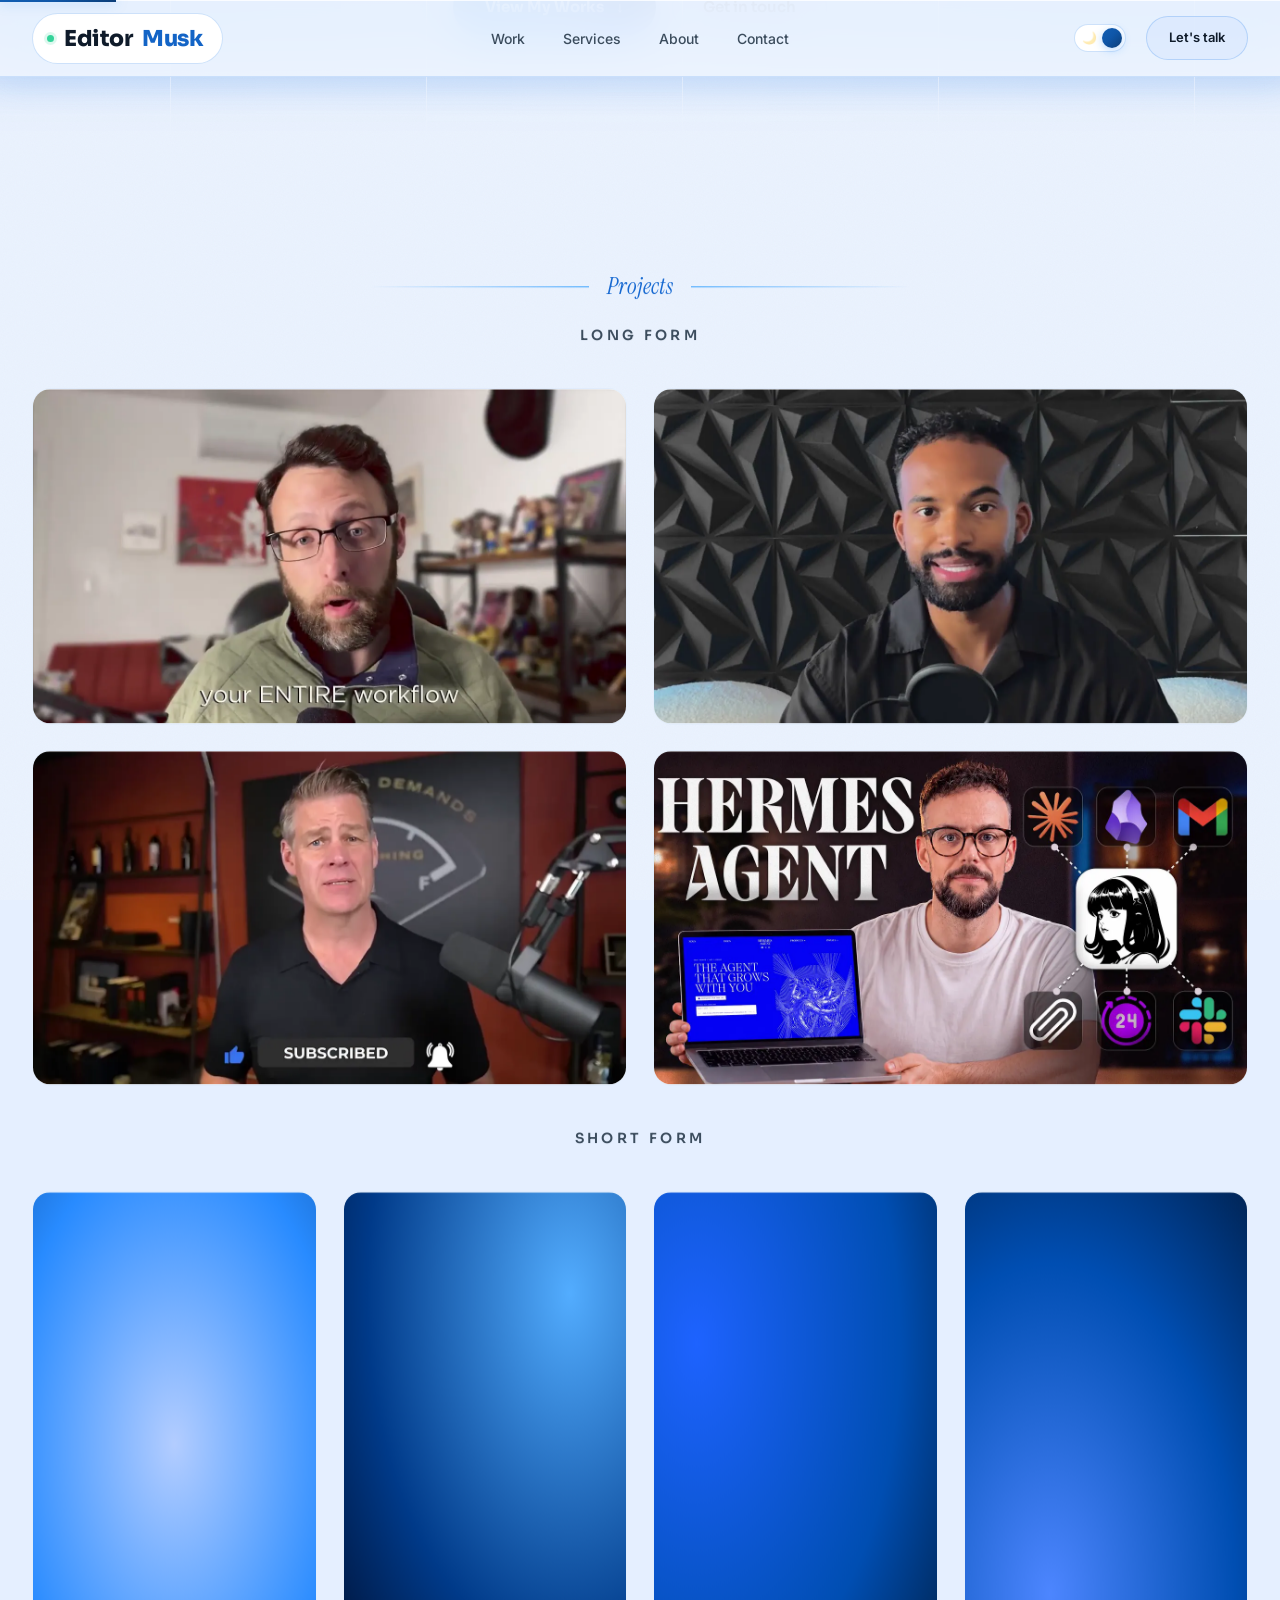
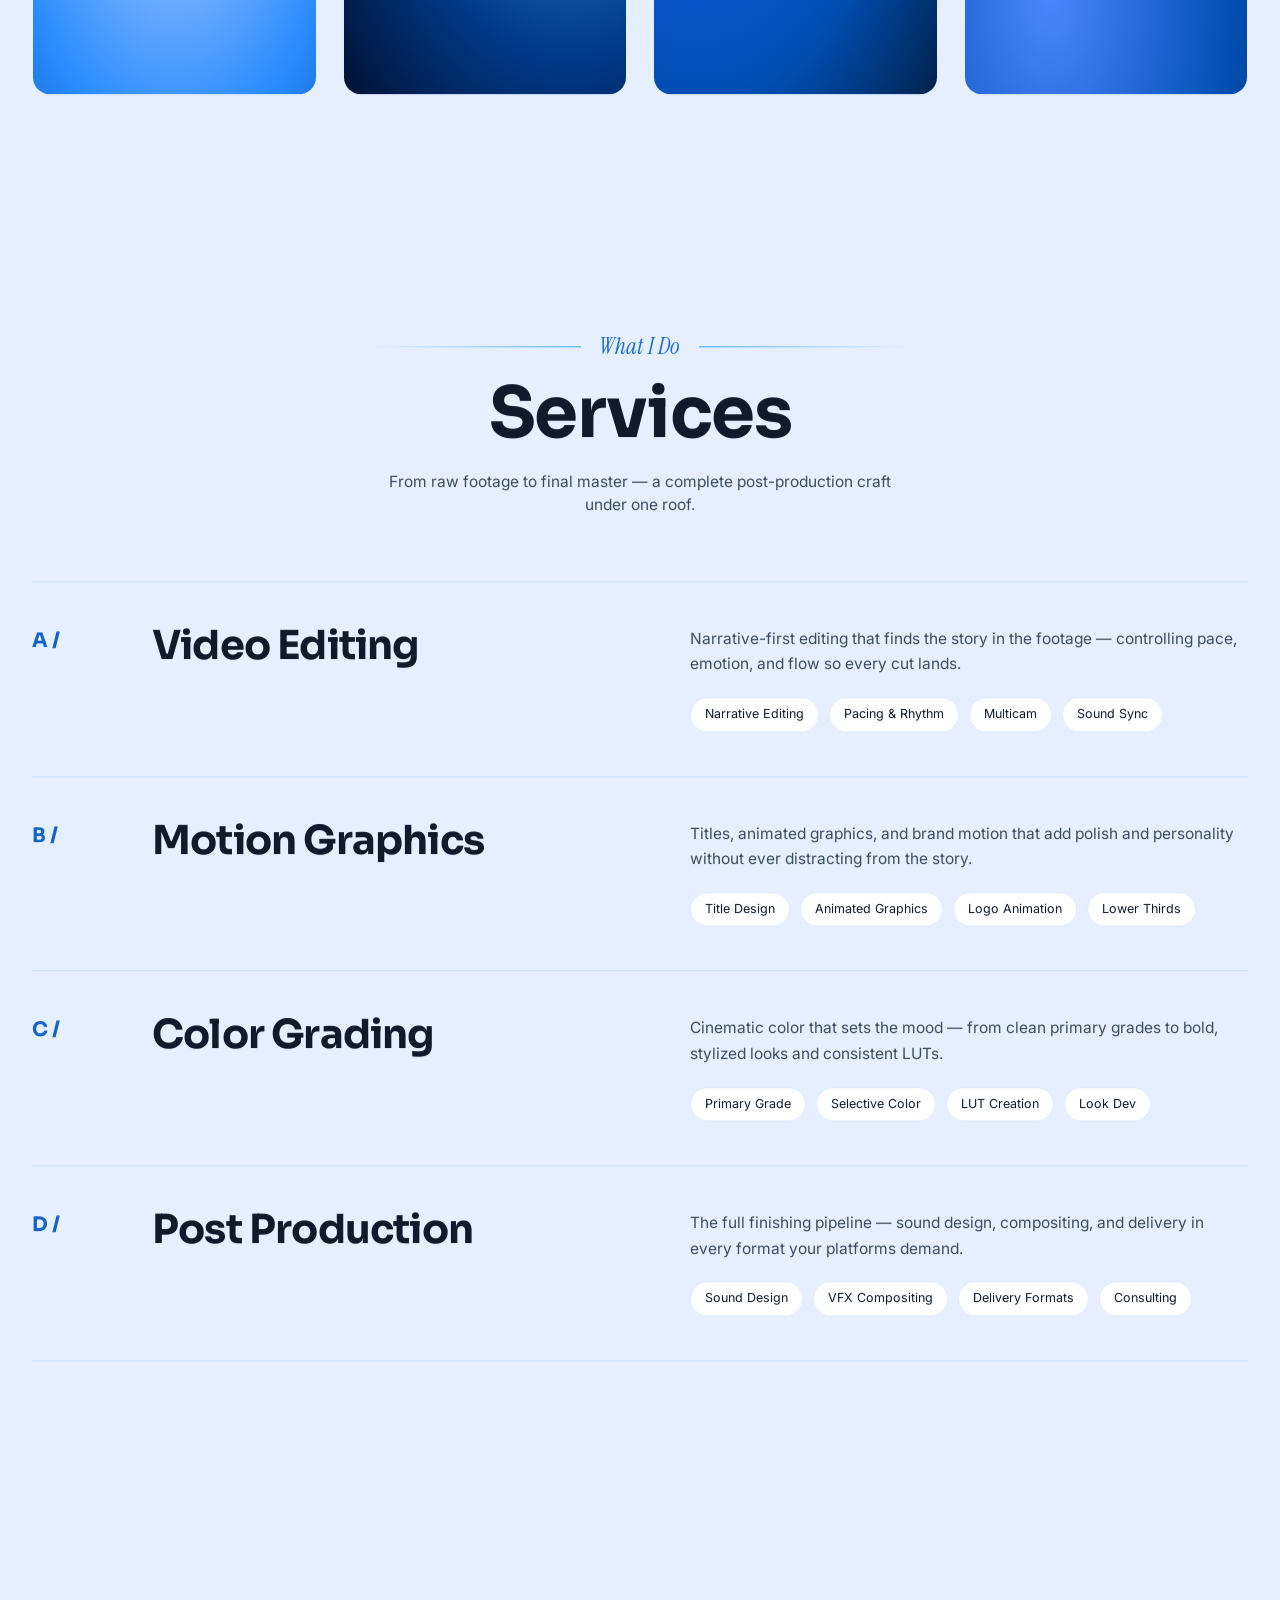
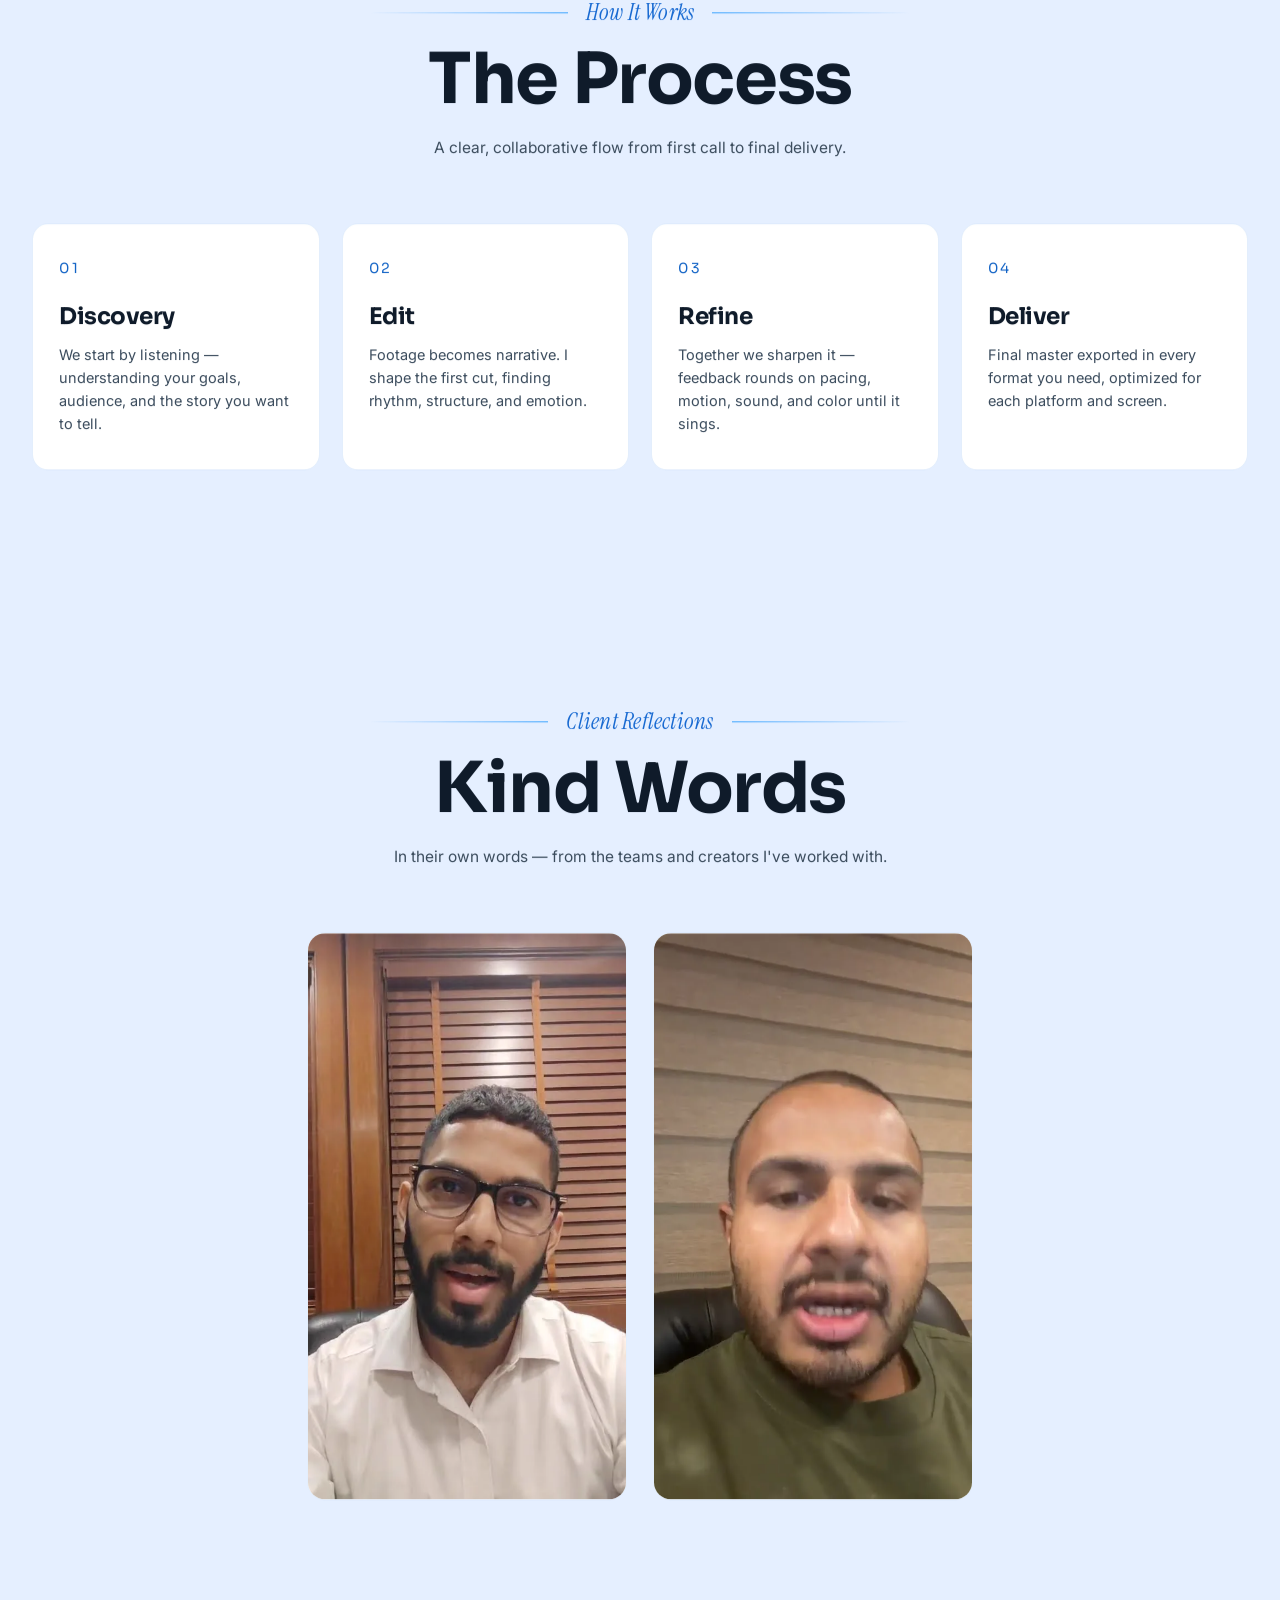
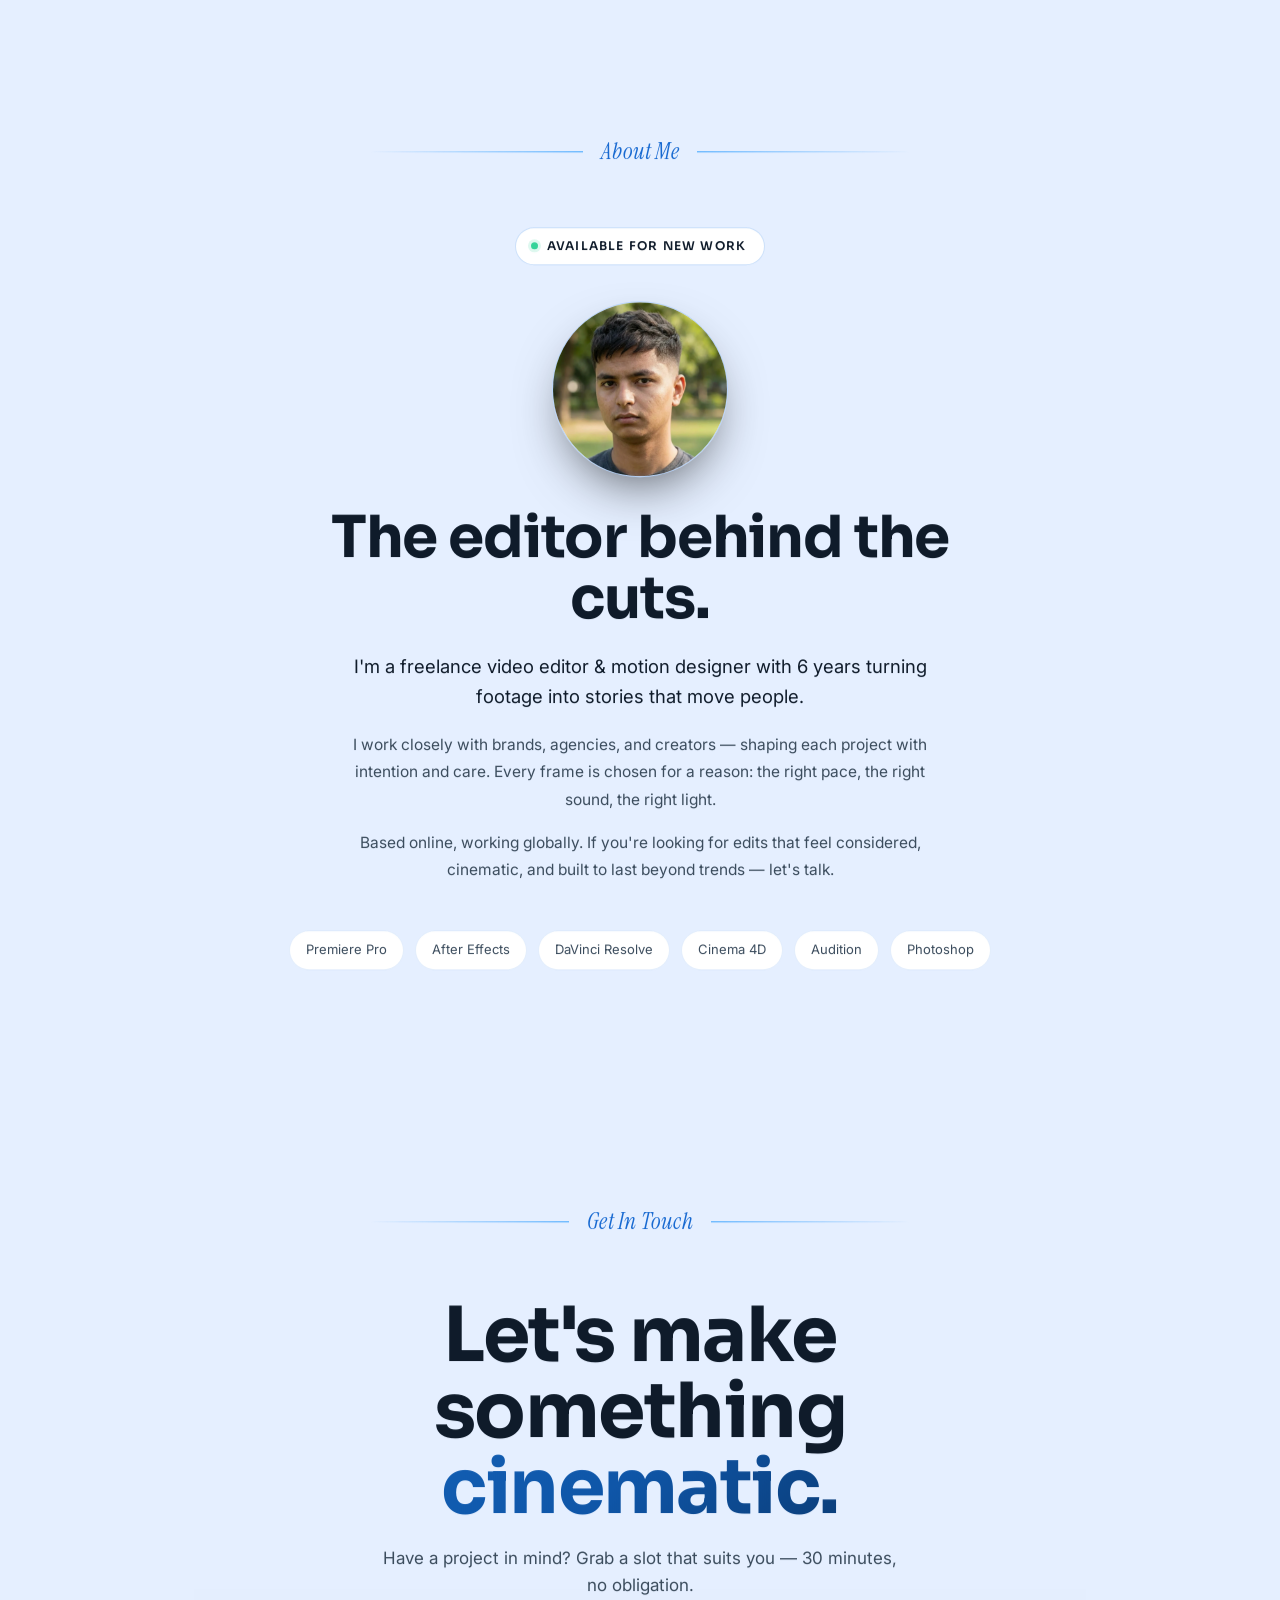
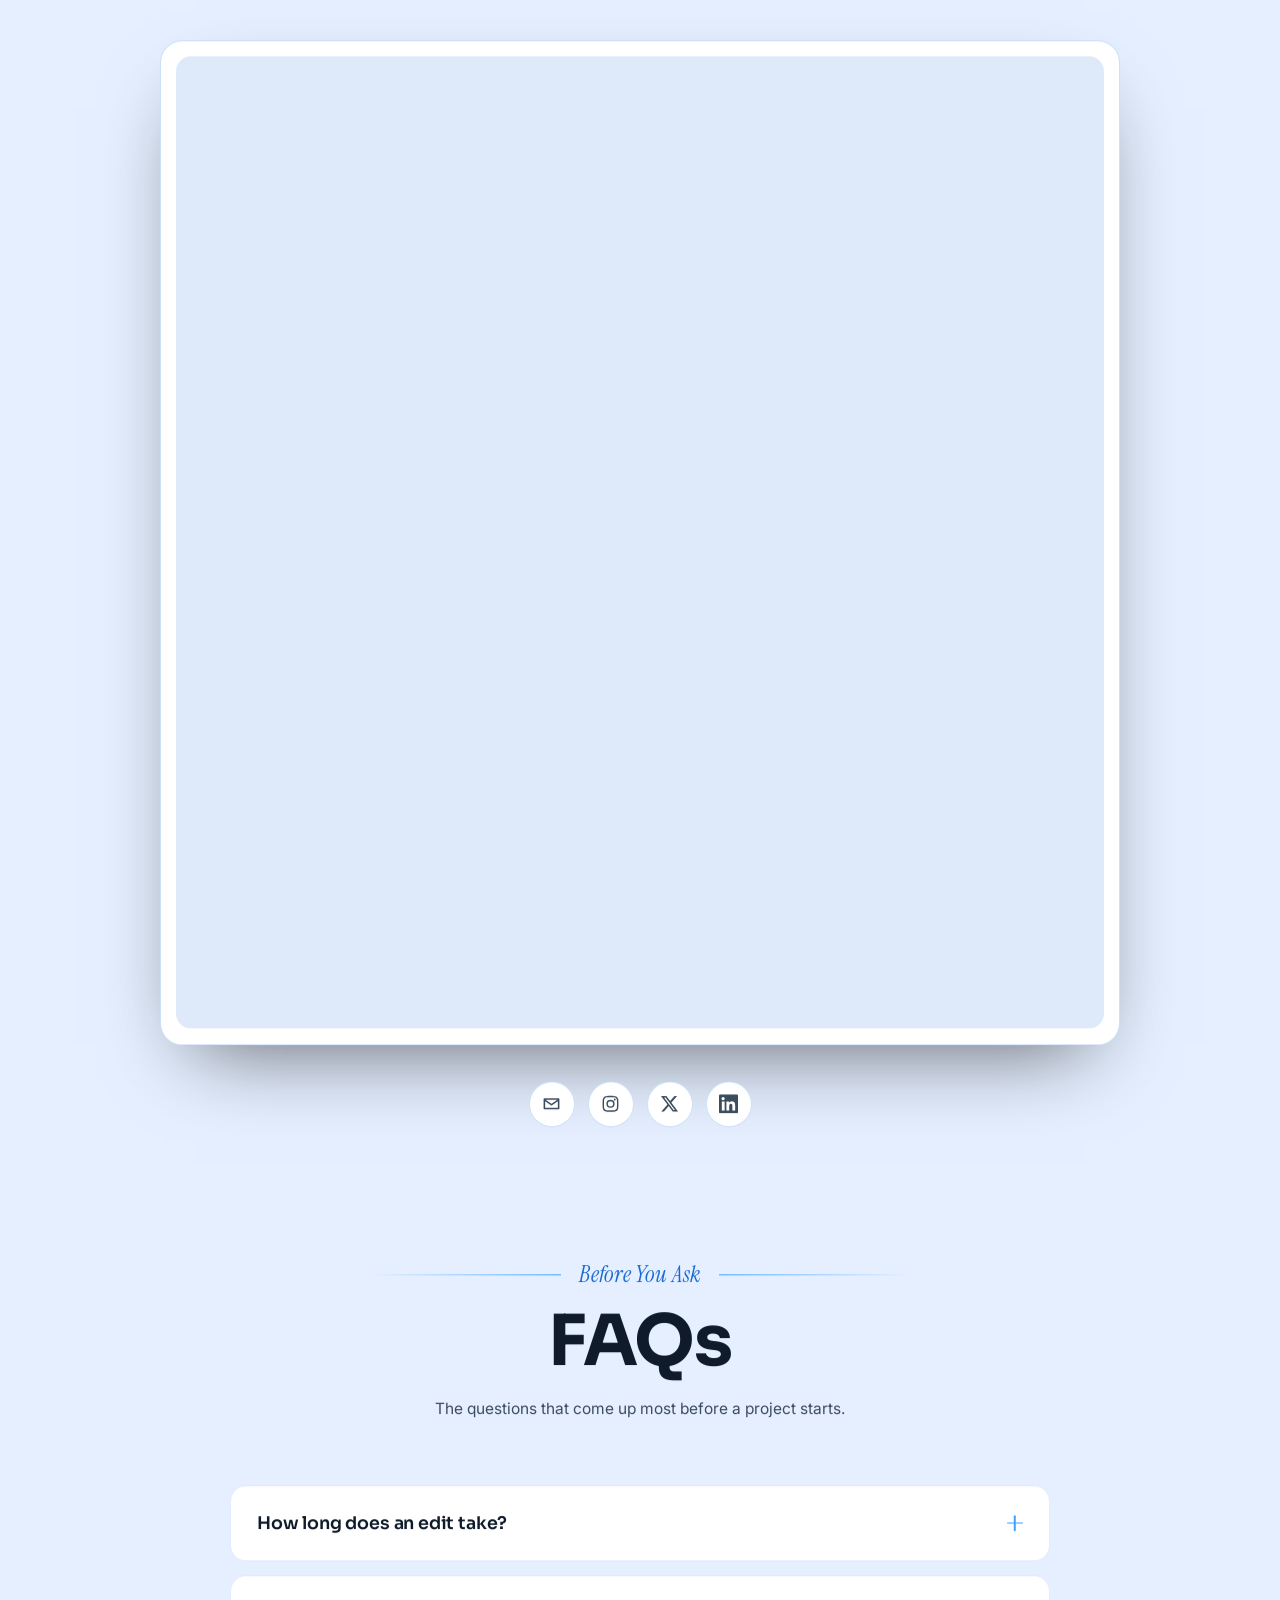
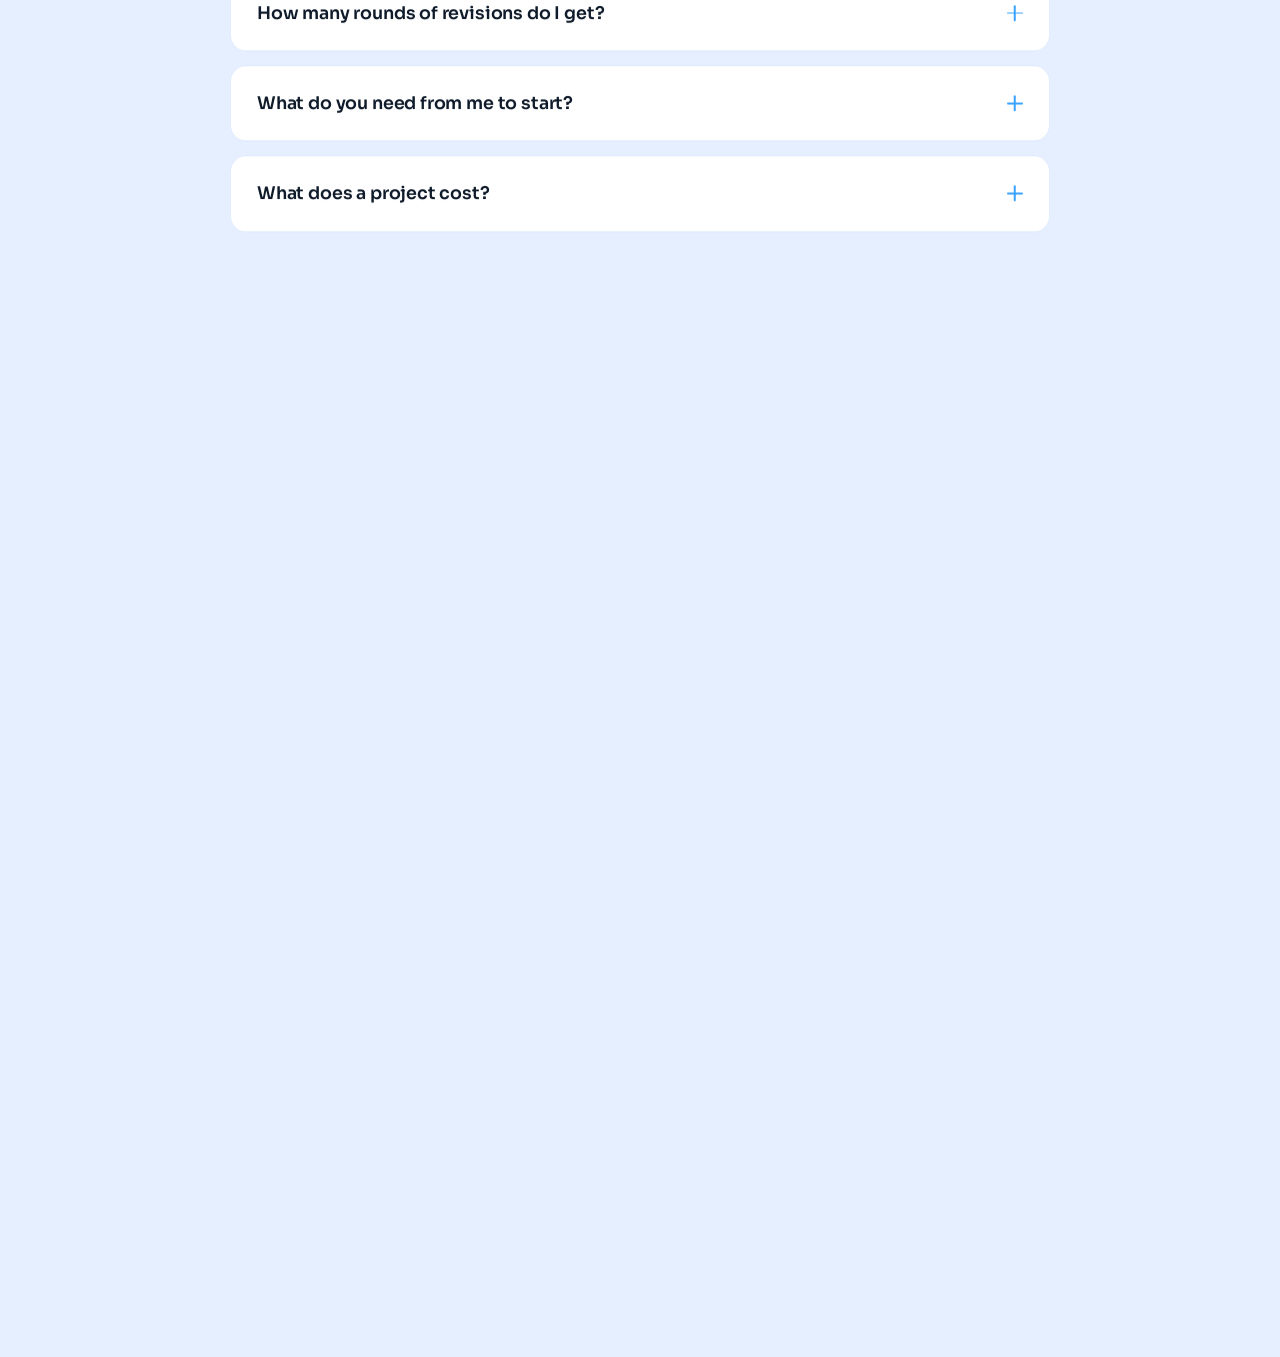
<file: index.html>
<!doctype html>
<html lang="en">
<head>
<meta charset="utf-8" />
<meta name="viewport" content="width=device-width, initial-scale=1" />
<script>
/* Prevent flash of wrong theme — runs before CSS paints */
(function(){
  var t = localStorage.getItem('rv-theme');
  if(!t) t = 'light'; /* default light */
  if(t === 'light') document.documentElement.classList.add('light');
})();
</script>
<title>Editor Musk — Video Editor & Motion Designer</title>
<meta name="description" content="Freelance video editor and motion designer crafting cinematic stories that move." />
<link rel="preconnect" href="https://fonts.googleapis.com">
<link rel="preconnect" href="https://fonts.gstatic.com" crossorigin>
<!-- the booking widget lives on these two; warming them up front takes the
     DNS and TLS round trips off the critical path when it does load -->
<link rel="preconnect" href="https://assets.calendly.com" crossorigin>
<link rel="preconnect" href="https://calendly.com" crossorigin>
<link href="https://fonts.googleapis.com/css2?family=Instrument+Serif:ital@0;1&family=Sora:wght@400;500;600;700;800&family=Inter:wght@400;500;600&display=swap" rel="stylesheet">
  <!-- ?v= is a cache key, not a query the server reads. index.html is
       revalidated but these are not, and an old script against new markup
       silently broke the whole video viewer once already. Bump it whenever
       anything in css/ or js/ changes. -->
  <link rel="stylesheet" href="css/styles.css?v=2026-10-26a">
  <!-- defer: both run after the document is parsed, in this order. The
       shader self-gates on readyState and main.js needs the DOM, so neither
       needs to block parsing. The theme script above stays inline on
       purpose — it has to set the class before the first paint. -->
  <script src="js/main.js?v=2026-10-26a" defer></script>

</head>
<body>

<!-- animated ambient background -->
<div class="aura" aria-hidden="true">
  <span class="a1"></span><span class="a2"></span><span class="a3"></span>
</div>



<div class="progress"></div>

<!-- NAV -->
<header id="header">
  <div class="wrap nav">
    <a href="#top" class="brand" data-cursor>
      <i class="dot" role="img" aria-label="Available for work"></i>Editor <span>Musk</span>
    </a>
    <ul class="menu">
      <li><a href="#work">Work</a></li>
      <li><a href="#services">Services</a></li>
      <li><a href="#about">About</a></li>
      <li><a href="#contact">Contact</a></li>
    </ul>
    <div class="nav-right">
      <button class="theme-toggle" id="themeToggle" aria-label="Toggle light/dark theme" data-cursor>
        <span class="toggle-track">
          <span class="toggle-icon icon-moon">🌙</span>
          <span class="toggle-icon icon-sun">☀️</span>
        </span>
        <span class="toggle-knob"></span>
      </button>
      <a href="#contact" class="nav-cta" data-cursor>Let's talk</a>
      <button class="burger" id="burger" aria-label="Menu"><span></span><span></span><span></span></button>
    </div>
  </div>
</header>

<div id="smooth-wrap">

<!-- HERO -->
<section class="hero" id="top">
  <!-- chrome shader lives inside the hero and scrolls away with it; the mask on
       .hero-fx feathers its bottom edge into the orb background below -->
  <div class="hero-fx" aria-hidden="true">
    <!-- The hero field: bars rising from the bottom, each fading out upward,
         gently breathing on a stagger. Replaces the WebGL gradient that used
         to live here. Plain DOM, so it costs no canvas and no shader. -->
    <div class="hero-bars">
      <i style="--s:1;--d:0.0s"></i>
      <i style="--s:0.8818;--d:0.1s"></i>
      <i style="--s:0.7675;--d:0.2s"></i>
      <i style="--s:0.6576;--d:0.3s"></i>
      <i style="--s:0.5532;--d:0.4s"></i>
      <i style="--s:0.4557;--d:0.5s"></i>
      <i style="--s:0.3678;--d:0.6s"></i>
      <i style="--s:0.3;--d:0.7s"></i>
      <i style="--s:0.3678;--d:0.8s"></i>
      <i style="--s:0.4557;--d:0.9s"></i>
      <i style="--s:0.5532;--d:1.0s"></i>
      <i style="--s:0.6576;--d:1.1s"></i>
      <i style="--s:0.7675;--d:1.2s"></i>
      <i style="--s:0.8818;--d:1.3s"></i>
      <i style="--s:1;--d:1.4s"></i>
    </div>
    <span class="hero-core"></span>
  </div>
  <div class="wrap hero-inner">
    <span class="eyebrow">Video Editor · Motion Designer</span>
    <h1>
      <span class="line"><b><span class="mark">CRAFTING</span></b></span>
      <span class="line"><b class="grad">STORIES IN MOTION</b></span>
    </h1>
    <p class="hero-sub">A freelance video editor & motion designer shaping brands, films, and campaigns through rhythm, emotion, and cinematic craft.</p>
    <div class="hero-actions">
      <a href="#work" class="btn-primary" data-cursor>View My Works<span>↓</span></a>
      <a href="#contact" class="btn-ghost" data-cursor>Get in touch</a>
    </div>
  </div>
</section>

<!-- WORK (FIRST — the showcase) -->
<section id="work">
  <div class="wrap">
    <!-- One 4-column grid carries both formats: long cards span two columns for
         a 2-up row, reels span one for a 4-up row, headings span all four. -->
    <div class="works">
      <div class="sec-head reveal">
        <span class="eyebrow">Projects</span>
        <span class="eyebrow-sub">Long Form</span>
      </div>
      <!-- data-yt is the whole hook: the player is built on open, never on load -->
      <div class="work reveal-x" data-cursor="Play" data-yt="4tOm5hfEzyU">
        <div class="thumb"><img class="poster" src="Assets/thumb-4tOm5hfEzyU.webp" width="1280" height="720" alt="" loading="lazy" decoding="async"><div class="play"></div></div>
        <div class="info"><div><span class="cat"></span><h3>OpenClaw usage</h3></div><span class="yr"></span></div></div>
      <div class="work reveal-x" data-cursor="Play" data-yt="nm_SRZZKyYY">
        <div class="thumb"><img class="poster" src="Assets/thumb-nm_SRZZKyYY.webp" width="1280" height="720" alt="" loading="lazy" decoding="async"><div class="play"></div></div>
        <div class="info"><div><span class="cat"></span><h3>VSL Medical</h3></div><span class="yr"></span></div></div>
      <div class="work reveal-x" data-cursor="Play" data-yt="zC_3-1u6fg8">
        <div class="thumb"><img class="poster" src="Assets/thumb-zC_3-1u6fg8.webp" width="1280" height="720" alt="" loading="lazy" decoding="async"><div class="play"></div></div>
        <div class="info"><div><span class="cat"></span><h3>Clint Coons video</h3></div><span class="yr"></span></div></div>
      <div class="work reveal-x" data-cursor="Play" data-yt="FO5RVzgbgnw">
        <div class="thumb"><img class="poster" src="Assets/thumb-FO5RVzgbgnw.webp" width="1280" height="720" alt="" loading="lazy" decoding="async"><div class="play"></div></div>
        <div class="info"><div><span class="cat"></span><h3>7 INSANE Use Cases For Hermes Agent</h3></div><span class="yr"></span></div></div>
      <div class="sec-head reveal"><span class="eyebrow-sub">Short Form</span></div>
      <div class="work short w5 reveal-x" data-cursor="Play"><div class="thumb"><div class="bg"></div><div class="play"></div></div><div class="info"><div><span class="cat">Reel</span><h3>Flow State</h3></div></div></div>
      <div class="work short w2 reveal-x" data-cursor="Play"><div class="thumb"><div class="bg"></div><div class="play"></div></div><div class="info"><div><span class="cat">Short</span><h3>Golden Hour</h3></div></div></div>
      <div class="work short w6 reveal-x" data-cursor="Play"><div class="thumb"><div class="bg"></div><div class="play"></div></div><div class="info"><div><span class="cat">TikTok</span><h3>Fast Cuts</h3></div></div></div>
      <div class="work short w3 reveal-x" data-cursor="Play"><div class="thumb"><div class="bg"></div><div class="play"></div></div><div class="info"><div><span class="cat">Promo</span><h3>The Drop</h3></div></div></div>
    </div>
  </div>
</section>

<!-- SERVICES -->
<section id="services">
  <div class="wrap">
    <div class="sec-head reveal">
      <span class="eyebrow">What I Do</span>
      <h2>Services</h2>
      <p>From raw footage to final master — a complete post-production craft under one roof.</p>
    </div>
    <div class="serv">
      <div class="serv-row reveal">
        <div class="idx">A /</div>
        <h3>Video Editing</h3>
        <div><p class="desc">Narrative-first editing that finds the story in the footage — controlling pace, emotion, and flow so every cut lands.</p><div class="tags"><span>Narrative Editing</span><span>Pacing & Rhythm</span><span>Multicam</span><span>Sound Sync</span></div></div>
      </div>
      <div class="serv-row reveal">
        <div class="idx">B /</div>
        <h3>Motion Graphics</h3>
        <div><p class="desc">Titles, animated graphics, and brand motion that add polish and personality without ever distracting from the story.</p><div class="tags"><span>Title Design</span><span>Animated Graphics</span><span>Logo Animation</span><span>Lower Thirds</span></div></div>
      </div>
      <div class="serv-row reveal">
        <div class="idx">C /</div>
        <h3>Color Grading</h3>
        <div><p class="desc">Cinematic color that sets the mood — from clean primary grades to bold, stylized looks and consistent LUTs.</p><div class="tags"><span>Primary Grade</span><span>Selective Color</span><span>LUT Creation</span><span>Look Dev</span></div></div>
      </div>
      <div class="serv-row reveal">
        <div class="idx">D /</div>
        <h3>Post Production</h3>
        <div><p class="desc">The full finishing pipeline — sound design, compositing, and delivery in every format your platforms demand.</p><div class="tags"><span>Sound Design</span><span>VFX Compositing</span><span>Delivery Formats</span><span>Consulting</span></div></div>
      </div>
    </div>
  </div>
</section>

<!-- STATS -->
<!-- PROCESS -->
<section id="process">
  <div class="wrap">
    <div class="sec-head reveal">
      <span class="eyebrow">How It Works</span>
      <h2>The Process</h2>
      <p>A clear, collaborative flow from first call to final delivery.</p>
    </div>
    <div class="proc">
      <div class="step reveal"><span class="n">01</span><h4>Discovery</h4><p>We start by listening — understanding your goals, audience, and the story you want to tell.</p></div>
      <div class="step reveal"><span class="n">02</span><h4>Edit</h4><p>Footage becomes narrative. I shape the first cut, finding rhythm, structure, and emotion.</p></div>
      <div class="step reveal"><span class="n">03</span><h4>Refine</h4><p>Together we sharpen it — feedback rounds on pacing, motion, sound, and color until it sings.</p></div>
      <div class="step reveal"><span class="n">04</span><h4>Deliver</h4><p>Final master exported in every format you need, optimized for each platform and screen.</p></div>
    </div>
  </div>
</section>

<!-- TESTIMONIALS -->
<section>
  <div class="wrap">
    <div class="sec-head reveal">
      <span class="eyebrow">Client Reflections</span>
      <h2>Kind Words</h2>
      <p>In their own words — from the teams and creators I've worked with.</p>
    </div>
    <div class="vouch">
      <div class="work short reveal-x" data-cursor="Play"
           data-yt="OfVwZl7HtZ0" data-kind="Client Testimonial">
        <div class="thumb"><img class="poster" src="Assets/thumb-OfVwZl7HtZ0.webp" width="478" height="850" alt="" loading="lazy" decoding="async"><div class="play"></div></div>
        <div class="info"><div><span class="cat"></span><h3>Craig Pereira</h3></div></div></div>
      <div class="work short reveal-x" data-cursor="Play"
           data-yt="5rStEyuUvQw" data-kind="Client Testimonial">
        <div class="thumb"><img class="poster" src="Assets/thumb-5rStEyuUvQw.webp" width="576" height="1024" alt="" loading="lazy" decoding="async"><div class="play"></div></div>
        <div class="info"><div><span class="cat"></span><h3>Aditya Earnest John</h3></div></div></div>
    </div>
  </div>
</section>

<!-- ABOUT (near the end — Portavia style) -->
<section id="about" class="about">
  <div class="wrap">
    <div class="sec-head reveal"><span class="eyebrow">About Me</span></div>
    <div class="about-col">
      <!-- status kicker. Edit or delete this line — it is a claim about your
           availability, not something the page can know. -->
      <span class="pill reveal"><i></i>Available for new work</span>
      <div class="about-photo reveal">
        <img src="Assets/profile.webp" width="1000" height="1000"
             alt="Editor Musk — video editor and motion designer"
             loading="lazy" decoding="async">
      </div>
      <h2 class="reveal">The editor behind the cuts.</h2>
      <p class="lead reveal">I'm a freelance video editor &amp; motion designer with 6 years turning footage into stories that move people.</p>
      <p class="reveal">I work closely with brands, agencies, and creators — shaping each project with intention and care. Every frame is chosen for a reason: the right pace, the right sound, the right light.</p>
      <p class="reveal">Based online, working globally. If you're looking for edits that feel considered, cinematic, and built to last beyond trends — let's talk.</p>
      <div class="tools reveal">
        <span>Premiere Pro</span><span>After Effects</span><span>DaVinci Resolve</span><span>Cinema 4D</span><span>Audition</span><span>Photoshop</span>
      </div>
    </div>
  </div>
</section>

<!-- CONTACT (the very end) -->
<section id="contact" class="contact">
  <div class="wrap">
    <div class="sec-head reveal"><span class="eyebrow">Get In Touch</span></div>
    <div class="contact-col">
      <h2 class="reveal">Let's make something <span class="grad-ink">cinematic.</span></h2>
      <p class="lead reveal">Have a project in mind? Grab a slot that suits you — 30 minutes, no obligation.</p>

      <div class="cal-frame reveal">
        <!-- Filled in by js/main.js once this scrolls into view. The widget
             script is third-party and ~100KB, so it is not fetched on load. -->
        <div id="calendly" class="cal-embed" data-resize="true"
             data-cal="https://calendly.com/rahulvisualzz/30min"></div>
        <noscript>
          <a class="cal-fallback" href="https://calendly.com/rahulvisualzz/30min"
             target="_blank" rel="noopener">Book a 30-minute call →</a>
        </noscript>
      </div>

      <!-- TODO: real profile URLs. Only the email is live. -->
      <div class="socials reveal">
        <a href="mailto:rahulvisualzz@gmail.com" aria-label="Email" data-cursor><svg viewBox="0 0 24 24" aria-hidden="true" focusable="false"><path d="M3 5h18a1 1 0 0 1 1 1v12a1 1 0 0 1-1 1H3a1 1 0 0 1-1-1V6a1 1 0 0 1 1-1zm1.6 2L12 12l7.4-5H4.6zM20 8.9l-7.45 5a1 1 0 0 1-1.1 0L4 8.9V17h16V8.9z"/></svg></a>
        <a href="https://www.instagram.com/rahul.visualzz/" aria-label="Instagram" target="_blank" rel="noopener" data-cursor><svg viewBox="0 0 24 24" aria-hidden="true" focusable="false"><path d="M12 2c2.72 0 3.06.01 4.12.06 1.07.05 1.8.22 2.43.47.66.25 1.22.6 1.77 1.15.55.55.9 1.11 1.15 1.77.25.64.42 1.36.47 2.43.05 1.07.06 1.4.06 4.12s-.01 3.06-.06 4.12c-.05 1.07-.22 1.8-.47 2.43-.25.66-.6 1.22-1.15 1.77-.55.55-1.11.9-1.77 1.15-.64.25-1.36.42-2.43.47-1.07.05-1.4.06-4.12.06s-3.06-.01-4.12-.06c-1.07-.05-1.8-.22-2.43-.47-.66-.25-1.22-.6-1.77-1.15-.55-.55-.9-1.11-1.15-1.77-.25-.64-.42-1.36-.47-2.43C2.01 15.06 2 14.72 2 12s.01-3.06.06-4.12c.05-1.07.22-1.8.47-2.43.25-.66.6-1.22 1.15-1.77.55-.55 1.11-.9 1.77-1.15.64-.25 1.36-.42 2.43-.47C8.94 2.01 9.28 2 12 2zm0 1.8c-2.67 0-2.99.01-4.04.06-.98.04-1.5.2-1.86.34-.47.18-.8.4-1.15.75-.35.35-.57.68-.75 1.15-.14.36-.3.88-.34 1.86-.05 1.05-.06 1.37-.06 4.04s.01 2.99.06 4.04c.04.98.2 1.5.34 1.86.18.47.4.8.75 1.15.35.35.68.57 1.15.75.36.14.88.3 1.86.34 1.05.05 1.37.06 4.04.06s2.99-.01 4.04-.06c.98-.04 1.5-.2 1.86-.34.47-.18.8-.4 1.15-.75.35-.35.57-.68.75-1.15.14-.36.3-.88.34-1.86.05-1.05.06-1.37.06-4.04s-.01-2.99-.06-4.04c-.04-.98-.2-1.5-.34-1.86a3.1 3.1 0 0 0-.75-1.15 3.1 3.1 0 0 0-1.15-.75c-.36-.14-.88-.3-1.86-.34-1.05-.05-1.37-.06-4.04-.06zm0 3.07a5.13 5.13 0 1 1 0 10.26 5.13 5.13 0 0 1 0-10.26zm0 1.8a3.33 3.33 0 1 0 0 6.66 3.33 3.33 0 0 0 0-6.66zm5.34-3.2a1.2 1.2 0 1 1 0 2.4 1.2 1.2 0 0 1 0-2.4z"/></svg></a>
        <a href="https://x.com/rahulvisualzz" aria-label="X" target="_blank" rel="noopener" data-cursor><svg viewBox="0 0 24 24" aria-hidden="true" focusable="false"><path d="M18.244 2.25h3.308l-7.227 8.26 8.502 11.24H16.17l-5.214-6.817L4.99 21.75H1.68l7.73-8.835L1.254 2.25H8.08l4.713 6.231zm-1.161 17.52h1.833L7.084 4.126H5.117z"/></svg></a>
        <a href="https://www.linkedin.com/in/rahulvisualzz" aria-label="LinkedIn" target="_blank" rel="noopener" data-cursor><svg viewBox="0 0 24 24" aria-hidden="true" focusable="false"><path d="M20.45 20.45h-3.56v-5.57c0-1.33-.02-3.04-1.85-3.04-1.86 0-2.14 1.45-2.14 2.94v5.67H9.35V9h3.41v1.56h.05c.47-.9 1.63-1.85 3.37-1.85 3.6 0 4.27 2.37 4.27 5.46v6.28zM5.34 7.43a2.07 2.07 0 1 1 0-4.13 2.07 2.07 0 0 1 0 4.13zM7.12 20.45H3.55V9h3.57v11.45zM22.22 0H1.77C.79 0 0 .77 0 1.73v20.54C0 23.23.79 24 1.77 24h20.45c.98 0 1.78-.77 1.78-1.73V1.73C24 .77 23.2 0 22.22 0z"/></svg></a>
      </div>
    </div>
  </div>
</section>

<!-- FAQ (last section on the page)
     NOTE: these answers are drafts written to be plausible, not statements of
     fact I can verify — turnaround, revision count, what is included and how
     pricing works are all yours to confirm. Read every one before this ships. -->
<section id="faq" class="faq">
  <div class="wrap">
    <div class="sec-head reveal">
      <span class="eyebrow">Before You Ask</span>
      <h2>FAQs</h2>
      <p>The questions that come up most before a project starts.</p>
    </div>
    <div class="faq-list">
      <details class="faq-q reveal" name="faq">
        <summary data-cursor>How long does an edit take?<i aria-hidden="true"></i></summary>
        <div class="faq-a"><p>A long-form edit is usually with you inside a week of me having the footage; short-form moves faster than that. The real answer depends on runtime, how much footage there is and how much motion design you want — so you get a firm delivery date from me before any money changes hands, not a vague promise.</p></div>
      </details>
      <details class="faq-q reveal" name="faq">
        <summary data-cursor>How many rounds of revisions do I get?<i aria-hidden="true"></i></summary>
        <div class="faq-a"><p>Two rounds are built into every project, and I would rather you actually used them. Most edits are signed off well inside that. If the brief itself changes direction after the second round, we talk about scope openly — I will not quietly run up a bill.</p></div>
      </details>
      <details class="faq-q reveal" name="faq">
        <summary data-cursor>What do you need from me to start?<i aria-hidden="true"></i></summary>
        <div class="faq-a"><p>The raw footage, any brand assets you have — logo, fonts, colours — and one or two sentences on what the video is for and who is watching it. Send files however suits you: Drive, Dropbox, Frame.io, a posted drive. One reference video you like tells me more than a long written brief.</p></div>
      </details>
      <details class="faq-q reveal" name="faq">
        <summary data-cursor>What does a project cost?<i aria-hidden="true"></i></summary>
        <div class="faq-a"><p>Projects are quoted as a fixed price, never by the hour, so you know the number before I start. It follows scope: runtime, how much footage, how much motion design, how many cut-downs you need. Book a call and you will have a figure the same day.</p></div>
      </details>
      <details class="faq-q reveal" name="faq">
        <summary data-cursor>Do you do short-form as well as long-form?<i aria-hidden="true"></i></summary>
        <div class="faq-a"><p>Both, and they feed each other. YouTube long-form, podcast cut-downs, Reels, Shorts, TikTok. Plenty of clients arrive for one and leave with the other — if you want vertical cut-downs pulled from a long edit, say so up front and I will build the edit to allow for it.</p></div>
      </details>
      <details class="faq-q reveal" name="faq">
        <summary data-cursor>Is sound and colour included, or extra?<i aria-hidden="true"></i></summary>
        <div class="faq-a"><p>Included. Sound design, the mix and a colour pass are part of the edit, not upsells — an edit that is cut well and sounds thin has not been finished. Subtitles, thumbnails and alternate aspect ratios I will gladly do, just flag them in the brief so they are in the quote.</p></div>
      </details>
    </div>
    <p class="faq-foot reveal">Still unsure about something? <a href="#contact">Book a 30-minute call</a> and ask me directly.</p>
  </div>
</section>

</div><!-- /#smooth-wrap -->

<!-- Video viewer. Deliberately OUTSIDE #smooth-wrap: that wrapper is fixed and
     transformed, which makes it the containing block for anything position:fixed
     inside it — a lightbox in there would scroll with the page. -->
<div class="lb" id="lb" aria-hidden="true">
  <div class="lb-veil"></div>
  <div class="lb-stage"><div class="lb-box"></div></div>
  <div class="lb-label"></div>
  <div class="rail">
    <button type="button" class="vbtn vclose" aria-label="Close viewer">&#10005;</button>
    <button type="button" class="vbtn vprev" aria-label="Previous video">&#9650;</button>
    <button type="button" class="vbtn vnext" aria-label="Next video">&#9660;</button>
  </div>
</div>


</body>
</html>
</file>
<file: css/styles.css>
/* Editor Musk — all styles
   Extracted from index.html. Nothing here is minified or bundled — the site
   has no build step, so these files are served exactly as written. */

/* ============ THEME / TOKENS ============ */
:root{
  /* The purple the whole theme is built on, dark end. Light is the same hue
     lifted; the two are one palette, not two. */
  /* Black, not a near-black navy. The bars supply the colour; the page
     behind them is the absence of it. */
  --bg:#000000;
  --bg-2:#050a0f;
  --surface:#053852;
  --surface-2:#094666;
  --line:rgba(125, 193, 255, .14);
  --line-strong:rgba(125, 193, 255, .28);
  --violet:#6dbaff;
  --violet-bright:#6797ff;
  /* hero bars. Bright, because each bar fades to nothing on its way up
     and the core scrim sits over the middle where the words are. */
  --bar:#0099ff;
  /* accent used as TYPE. --violet-bright is tuned for borders and glows,
     which carry no contrast requirement; as text it fell under the floor. */
  --accent-ink:#73a4ff;
  --glow:#cddeff;          /* lightened so it clears 4.5:1 over the brighter gradient */
  --deep:#1c80ff;
  --text:#eef7fe;
  --muted:#afcde4;         /* 4.67:1 over the gradient's bright regions */
  --muted-2:#5384a0;
  /* End stop lifted from #0272ff: on the new, less-black background it
     measured 2.74:1, under the 3:1 large-text floor. #2c8dff is 3.50:1 on
     the page and 3.64:1 on the hero. */
  --grad:linear-gradient(135deg,#9bbcff 0%,#6dbaff 45%,#469bff 100%);
  /* buttons run darker than --grad so the white stroke and glow read clearly.
     Every channel is 70% of the previous values — i.e. 30% darker. */
  --grad-btn:linear-gradient(135deg,#026ce7 0%,#005ccd 45%,#004296 100%);
  /* buttons rest dark and brighten back to --grad on hover */
  --maxw:1280px;
  /* light theme overrides */
  --header-bg:rgba(8,33,53,.38);
  --header-bg-scrolled:rgba(8,33,53,.72);
  --header-border:rgba(125,193,255,.12);
  --header-border-scrolled:rgba(125,193,255,.24);
  --header-inset:rgba(255,255,255,.05);
  --header-inset-scrolled:rgba(255,255,255,.07);
  --header-shadow-scrolled:0 8px 32px rgba(2,9,14,.45);
  --grain-opacity:.085;
  /* marker highlight: a light violet block with dark ink on it */
  --mk-bg:#cddeff; --mk-ink:#053852; --mk-edge:#6797ff;
  --aura-scrim:rgba(0, 0, 0, .14);
  --selection-bg:var(--violet-bright);
  --selection-color:#fff;
  --lb-veil:rgba(0, 7, 12, .9);
}
/* ============ LIGHT THEME ============ */
html.light{
  --bg:#e5efff;
  --bg-2:#deeafa;
  --surface:#ffffff;
  --surface-2:#e7eefc;
  --line:rgba(27, 117, 230, .12);
  --line-strong:rgba(27, 117, 230, .22);
  --violet:#147ffa;
  --violet-bright:#39a2ff;
  /* Light bars have to be DARKER than the page to show at all — there is
     no darkness here for a pale blue to glow against, which is why the
     first attempt was invisible. */
  --bar:#4a93ec;
  --accent-ink:#1364c6;
  --glow:#1769d1;
  --deep:#114587;
  --text:#0f1b2a;
  --muted:#3b4c5d;
  --muted-2:#7c94a9;
  /* First stop darkened from #86ccff. With the shader behind it the headline
     sat on near-black; on the light hero that stop measured 2.15:1, under the
     3:1 large-text floor. #53aeff is 3.35:1 there and still clearly the light
     end of the sweep. */
  /* First stop darkened from #39a2ff, which measured 2.33:1 on this page —
     under the 3:1 floor for large text. #1f84e8 is 3.28:1 and still reads
     as the light end of the sweep. */
  --grad:linear-gradient(135deg,#125eb3 0%,#0f56a8 45%,#0b3d78 100%);
  /* First stop darkened from #147ffa, which put the white button label at
     3.86:1 — under 4.5, and 15px bold does not qualify as large text.
     #1570dd is 4.78:1 and still the bright end of the sweep. */
  --grad-btn:linear-gradient(135deg,#1570dd 0%,#1769d1 45%,#114587 100%);
  --header-bg:rgba(239,245,254,.72);
  --header-bg-scrolled:rgba(239,245,254,.92);
  --header-border:rgba(27,117,230,.08);
  --header-border-scrolled:rgba(27,117,230,.16);
  --header-inset:rgba(255,255,255,.6);
  --header-inset-scrolled:rgba(255,255,255,.8);
  --header-shadow-scrolled:0 8px 32px rgba(27,117,230,.08);
  --grain-opacity:.03;
  --mk-bg:#93c5ff; --mk-ink:#0d2336; --mk-edge:#1769d1;
  --aura-scrim:rgba(239, 245, 254, .5);
  --selection-bg:#2c8cfb;
  --selection-color:#fff;
  --lb-veil:rgba(239, 245, 254, .92);
}
*{margin:0;padding:0;box-sizing:border-box}
html{scroll-behavior:smooth}
/* smooth momentum scroll (JS adds .smooth on capable devices) */
html.smooth{scroll-behavior:auto}
html.smooth #smooth-wrap{position:fixed;top:0;left:0;width:100%;will-change:transform}
@media(prefers-reduced-motion:reduce){
  html{scroll-behavior:auto}
  *{animation-duration:.01ms!important;animation-iteration-count:1!important;transition-duration:.01ms!important}
  .aura span{animation:none!important}
}
body{
  background:var(--bg);
  color:var(--text);
  font-family:'Inter',system-ui,sans-serif;
  line-height:1.5;
  overflow-x:hidden;
  -webkit-font-smoothing:antialiased;
}
h1,h2,h3,h4{font-family:'Sora',sans-serif;font-weight:700;line-height:1.02;letter-spacing:-.02em}
a{color:inherit;text-decoration:none}
img{max-width:100%;display:block}
::selection{background:var(--selection-bg);color:var(--selection-color)}

/* ---- liquid metallic background --------------------------------------------
   Built in layers: a slowly rotating conic gradient makes the vortex, heavy blur
   melts the colour bands into each other, drifting orbs break up the symmetry so
   it reads as liquid rather than a spinning wheel, and a dark core keeps the
   centre readable. Only transforms animate, so it stays GPU-cheap.           */
.aura{position:fixed;inset:0;z-index:-2;pointer-events:none;overflow:hidden;background:var(--bg);transition:background .5s ease}
.aura span{position:absolute;display:block;will-change:transform}
/* WebGL chrome field. CSS gradients can't produce this — it needs per-pixel
   domain warping, then sin() folding to slam white crests against black troughs.
   Falls back to the CSS orbs below if WebGL is unavailable. */
/* ---- hero chrome field (WebGL) --------------------------------------------
   Scoped to the hero element rather than cross-faded on scroll. The mask on the
   wrapper feathers the bottom edge so it dissolves into the orb background
   instead of ending on a hard line. Multi-stop, because a plain two-stop linear
   mask leaves a visible ramp edge. */
.hero{isolation:isolate}                 /* keeps the layers inside the hero */
/* Opaque backdrop matching the shader's darkest ramp stop. Without it, the
   canvas fading in from opacity 0 lets the .aura orbs show through — and those
   are 80vw circles, so their edges read as big soft rings during the entrance. */
.hero-fx{position:absolute;inset:0;z-index:0;overflow:hidden;pointer-events:none;
  background:#000000;
  /* Smootherstep ramp, not a flat-then-drop. The old mask held #000 to 52%
     then fell away linearly; that corner is a slope discontinuity, and on a
     field this dark and smooth the eye reads it as a horizontal line (a Mach
     band). Starting the fade with zero slope removes it. */
  -webkit-mask-image:linear-gradient(to bottom,
    #000 0%, #000 82%, rgba(0,0,0,.982) 84%,
    rgba(0,0,0,.896) 86%, rgba(0,0,0,.744) 88%, rgba(0,0,0,.552) 90%,
    rgba(0,0,0,.352) 92%, rgba(0,0,0,.184) 94%, rgba(0,0,0,.064) 96%,
    rgba(0,0,0,.008) 98%, transparent 100%);
  mask-image:linear-gradient(to bottom,
    #000 0%, #000 82%, rgba(0,0,0,.982) 84%,
    rgba(0,0,0,.896) 86%, rgba(0,0,0,.744) 88%, rgba(0,0,0,.552) 90%,
    rgba(0,0,0,.352) 92%, rgba(0,0,0,.184) 94%, rgba(0,0,0,.064) 96%,
    rgba(0,0,0,.008) 98%, transparent 100%)}
/* ============ HERO BARS ============
   A row of bars standing on the floor of the hero, each one a gradient that
   fades out on the way up, breathing on a stagger. --s is the bar's resting
   height and --d its delay, both set per bar in the markup.
   transform and opacity only, so the whole thing stays on the compositor. */
.hero-bars{position:absolute;inset:0;display:flex;align-items:flex-end;
  opacity:.88;pointer-events:none}
.hero-bars i{flex:1 0 calc(100%/15);max-width:calc(100%/15);height:100%;
  transform:scaleY(var(--s,1));transform-origin:bottom;
  background:linear-gradient(to top,var(--bar),transparent);
  animation:barBreathe 2s var(--d,0s) ease-in-out infinite alternate}
@keyframes barBreathe{to{transform:scaleY(calc(var(--s,1) * .7))}}
/* light has far less room before the bars start competing with the type */
html.light .hero-bars{opacity:.78}
/* No phone override: the field is symmetric now, and hiding the tail would
   lop one side off it. Fifteen bars across 375px is 25px each, which is fine
   for something this soft — it reads as texture rather than stripes. */

/* lift the copy above the bar field without changing how it's positioned */
.hero-inner{position:relative;z-index:1}
/* Light core only. A heavy core was flattening the whole shader — text is
   protected locally with text-shadow instead, which darkens only behind the
   glyphs rather than dimming the entire background. */
/* No core in dark. It existed to knock back a WebGL field that filled the
   whole hero and was brightest behind the words. The bars are brightest at the
   FLOOR and fade as they rise, so the band the type sits in is nearly black
   without help. Light still has one: its bars darken the page rather than
   lighting it, so the problem there is the opposite way round. */
.hero-core{display:none}
/* Tight shadows only. Wide halos (30–60px) read as soft dark ovals against the
   silk — that was the ring artifact, not a rendering bug. */
.hero-inner h1 b:not(.grad){text-shadow:0 2px 8px rgba(0,0,0,.75)}
/* NOTE: no filter on .grad. It's the same <b> that carries the heroIn entrance
   animation, which animates `filter` — one property, so a drop-shadow here
   fights the blur and leaves a halo ring during the entrance. The dark core
   behind the copy covers this line instead. */
/* local protection for the smaller copy */
.hero-inner .eyebrow,.hero-inner .hero-sub{
  text-shadow:0 1px 2px rgba(0,0,0,.95), 0 2px 7px rgba(0,0,0,.8)}

/* the calm drifting-orb background: everything below the hero, and the fallback
   if WebGL is unavailable */
.aura .a1,.aura .a2,.aura .a3{border-radius:50%}
.aura .a1{width:80vw;height:80vw;top:-30vw;right:-16vw;
  background:radial-gradient(circle,rgba(40,139,255,.28) 0%,rgba(40,139,255,.2268) 6.4%,rgba(40,139,255,.1792) 12.8%,rgba(40,139,255,.1372) 19.2%,rgba(40,139,255,.1008) 25.6%,rgba(40,139,255,.07) 32%,rgba(40,139,255,.0448) 38.4%,rgba(40,139,255,.0252) 44.8%,rgba(40,139,255,.0112) 51.2%,rgba(40,139,255,.0028) 57.6%,rgba(40,139,255,0) 64%);
  animation:drift1 30s ease-in-out infinite;transition:background .5s ease}
.aura .a2{width:72vw;height:72vw;top:8vh;left:-24vw;
  background:radial-gradient(circle,rgba(50,255,212,.18) 0%,rgba(50,255,212,.1458) 6.4%,rgba(50,255,212,.1152) 12.8%,rgba(50,255,212,.0882) 19.2%,rgba(50,255,212,.0648) 25.6%,rgba(50,255,212,.045) 32%,rgba(50,255,212,.0288) 38.4%,rgba(50,255,212,.0162) 44.8%,rgba(50,255,212,.0072) 51.2%,rgba(50,255,212,.0018) 57.6%,rgba(50,255,212,0) 64%);
  animation:drift2 38s ease-in-out infinite;transition:background .5s ease}
.aura .a3{width:78vw;height:78vw;bottom:-34vw;left:22vw;
  background:radial-gradient(circle,rgba(77,134,255,.24) 0%,rgba(77,134,255,.1944) 6.4%,rgba(77,134,255,.1536) 12.8%,rgba(77,134,255,.1176) 19.2%,rgba(77,134,255,.0864) 25.6%,rgba(77,134,255,.06) 32%,rgba(77,134,255,.0384) 38.4%,rgba(77,134,255,.0216) 44.8%,rgba(77,134,255,.0096) 51.2%,rgba(77,134,255,.0024) 57.6%,rgba(77,134,255,0) 64%);
  animation:drift3 34s ease-in-out infinite;transition:background .5s ease}
/* No orbs in light. At .08-.1 alpha over a near-white page they do not read
   as depth, they read as a purple haze sitting on the paper. */
html.light .aura span{display:none}

/* scrim over the orb background */
.aura::after{content:"";position:absolute;inset:0;pointer-events:none;
  background:var(--aura-scrim);transition:background .5s ease}
@keyframes drift1{0%,100%{transform:translate3d(0,0,0) scale(1)}50%{transform:translate3d(-7vw,5vh,0) scale(1.14)}}
@keyframes drift2{0%,100%{transform:translate3d(0,0,0) scale(1)}50%{transform:translate3d(8vw,-6vh,0) scale(1.10)}}
@keyframes drift3{0%,100%{transform:translate3d(0,0,0) scale(1)}50%{transform:translate3d(-6vw,-7vh,0) scale(1.16)}}
/* subtle grain */
body::after{
  content:"";position:fixed;inset:0;z-index:-1;pointer-events:none;opacity:var(--grain-opacity);
  background-image:url("data:image/svg+xml,%3Csvg xmlns='http://www.w3.org/2000/svg' width='140' height='140'%3E%3Cfilter id='n'%3E%3CfeTurbulence type='fractalNoise' baseFrequency='.9' numOctaves='2'/%3E%3C/filter%3E%3Crect width='100%25' height='100%25' filter='url(%23n)'/%3E%3C/svg%3E");
  transition:opacity .5s ease;
}

.wrap{max-width:var(--maxw);margin:0 auto;padding:0 32px}
/* divider label: italic serif flanked by fading rules on both sides */
.eyebrow{font-family:'Instrument Serif',Georgia,'Times New Roman',serif;font-style:italic;font-weight:400;
  font-size:23px;letter-spacing:.01em;text-transform:none;line-height:1;color:var(--glow);
  display:flex;align-items:center;justify-content:center;gap:18px;
  width:100%;max-width:540px;margin-inline:auto}
/* lines flex to fill, so every divider is the same width regardless of label length */
.eyebrow::before,.eyebrow::after{content:"";height:1px;flex:1 1 0;min-width:28px}
.eyebrow::before{background:linear-gradient(90deg,transparent,var(--violet-bright))}
.eyebrow::after{background:linear-gradient(90deg,var(--violet-bright),transparent)}

/* ============ CUSTOM CURSOR ============ */

/* scroll progress */
.progress{position:fixed;top:0;left:0;height:2px;width:0;background:var(--grad);z-index:1000;box-shadow:0 0 12px rgba(129,171,255,.8)}

/* ============ NAV ============ */
header{position:fixed;top:0;left:0;right:0;z-index:900;
  background:var(--header-bg);
  -webkit-backdrop-filter:blur(22px) saturate(180%);backdrop-filter:blur(22px) saturate(180%);
  border-bottom:1px solid var(--header-border);
  box-shadow:inset 0 1px 0 var(--header-inset);
  transition:background .5s cubic-bezier(.22,1,.36,1),border-color .5s,box-shadow .5s}
header.scrolled{background:var(--header-bg-scrolled);border-bottom-color:var(--header-border-scrolled);box-shadow:var(--header-shadow-scrolled),inset 0 1px 0 var(--header-inset-scrolled)}
/* 1fr auto 1fr keeps the menu centred on the page, not between the
   brand and button (which are different widths) */
.nav{display:grid;grid-template-columns:1fr auto 1fr;align-items:center;height:76px;gap:0}
.nav>.brand{justify-self:start}
@keyframes availPulse{0%,100%{opacity:1}50%{opacity:.4}}
.nav>.menu{justify-self:center}
.nav>.nav-right{justify-self:end;display:flex;align-items:center;gap:12px}
/* The brand sits in a rounded box with a live dot in front of it. The dot is
   the whole availability signal — no label — so it carries an aria-label
   rather than being a silent decoration. */
.brand{display:inline-flex;align-items:center;gap:10px;
  font-family:'Sora';font-weight:800;font-size:22px;letter-spacing:-.02em;
  padding:8px 18px 8px 14px;border-radius:999px;
  border:1px solid var(--line-strong);background:var(--surface);
  transition:border-color .3s,box-shadow .3s}
.brand:hover{border-color:var(--violet-bright);box-shadow:0 0 16px rgba(77,134,255,.22)}
.brand .dot{width:7px;height:7px;border-radius:50%;background:#34d399;flex:none;
  box-shadow:0 0 0 3px rgba(52,211,153,.16);
  animation:availPulse 2.6s ease-in-out infinite}
.brand span{color:var(--accent-ink)}
.menu{display:flex;gap:38px;list-style:none}
.menu a{font-size:14px;color:var(--muted);font-weight:500;position:relative;transition:color .3s}
.menu a::after{content:"";position:absolute;left:50%;bottom:-7px;width:100%;height:1.5px;border-radius:2px;background:var(--violet-bright);box-shadow:0 0 10px rgba(77,134,255,.7);
  transform:translateX(-50%) scaleX(0);transition:transform .45s cubic-bezier(.22,1,.36,1)}
.menu a:hover{color:var(--text)}
.menu a:hover::after,.menu a.active::after{transform:translateX(-50%) scaleX(1)}
.nav-cta{border:1px solid var(--line-strong);padding:11px 22px;border-radius:100px;font-size:13px;font-weight:600;transition:.3s;background:rgba(77,134,255,.06)}
.nav-cta:hover{background:var(--violet-bright);border-color:var(--violet-bright);color:#fff;box-shadow:0 8px 30px rgba(77,134,255,.4)}
.burger{display:none;flex-direction:column;gap:5px;cursor:pointer;background:none;border:0}
.burger span{width:24px;height:2px;background:var(--text);transition:.3s}

/* ============ HERO ============ */
/* svh = "small viewport height": on phones 100vh is taller than the visible
   area while the address bar is showing, which pushes content off-screen */
.hero{min-height:100vh;min-height:100svh;display:flex;flex-direction:column;justify-content:center;padding-top:120px;padding-bottom:60px;position:relative}
.hero h1{font-size:clamp(48px,11vw,158px);font-weight:800;letter-spacing:-.04em;line-height:.92}
.hero h1 .line{display:block}
.hero h1 .line b{display:block;font-weight:800;opacity:0;transform:translateY(18px);filter:blur(12px);animation:heroIn 1.6s cubic-bezier(.22,1,.36,1) .15s forwards}
.hero h1 .line:nth-child(2) b{animation-delay:.35s}
.hero h1 .grad{background:var(--grad);-webkit-background-clip:text;background-clip:text;color:transparent}
/* Marker-pen highlight, as on an annotated headline.

   The background sits on the element itself rather than on a pseudo-element.
   The hero <b> animates `filter` for its entrance, which creates a stacking
   context, and a z-index:-1 pseudo inside one of those is easy to get wrong —
   an element's own background already paints behind its own text.

   Everything is in em so it tracks the headline, which scales 48px -> 158px. */
.mark{position:relative;display:inline-block;
  padding:.05em .2em .02em;border-radius:.05em;
  background:var(--mk-bg);color:var(--mk-ink);
  font-style:italic;text-shadow:none}
/* corner handles, like something selected on a canvas */
.mark::after{content:"";position:absolute;inset:-.1em;pointer-events:none;
  background-image:
    linear-gradient(var(--mk-edge),var(--mk-edge)),
    linear-gradient(var(--mk-edge),var(--mk-edge)),
    linear-gradient(var(--mk-edge),var(--mk-edge)),
    linear-gradient(var(--mk-edge),var(--mk-edge));
  background-size:.11em .11em;background-repeat:no-repeat;
  background-position:left top,right top,left bottom,right bottom}
@keyframes heroIn{to{opacity:1;transform:none;filter:blur(0)}}
@keyframes fade{to{opacity:1}}
@keyframes fadeUp{from{opacity:0;transform:translateY(20px)}to{opacity:1;transform:none}}
.hero-sub{max-width:440px;color:var(--muted);font-size:17px;line-height:1.6;opacity:0;animation:fadeUp 1.4s cubic-bezier(.22,1,.36,1) .75s forwards}
.hero-actions{display:flex;gap:16px;margin-top:40px;flex-wrap:wrap;opacity:0;animation:fadeUp 1.4s cubic-bezier(.22,1,.36,1) .95s forwards}
.btn-primary{display:inline-flex;align-items:center;gap:12px;background:var(--grad-btn);color:#fff;font-family:'Sora',sans-serif;font-weight:700;font-size:15px;padding:16px 32px;border-radius:100px;box-shadow:0 14px 40px -12px rgba(40,139,255,.55);transition:.35s}
.btn-primary span{transition:.3s}
/* real halo: zero offset + no negative spread, so light wraps the whole button */
.btn-primary:hover{background:var(--grad);
  box-shadow:0 0 14px rgba(77,134,255,.4),0 0 32px rgba(77,134,255,.24),0 0 58px rgba(129,171,255,.12),0 12px 32px -14px rgba(40,139,255,.5)}
.btn-primary:hover span{transform:translateY(4px)}

/* hover: a white stroke grows out from the centre, tapered to nothing at both
   ends. No overflow:hidden here — it would clip the stroke's own glow. */
.btn-primary{position:relative}
.btn-primary::after{content:"";position:absolute;bottom:0;left:50%;
  transform:translateX(-50%);width:0;height:2px;border-radius:2px;pointer-events:none;
  background:linear-gradient(90deg,transparent,#fff 50%,transparent);
  box-shadow:0 0 14px rgba(255,255,255,.85),0 0 28px rgba(255,255,255,.45);
  opacity:0;transition:width .55s cubic-bezier(.22,1,.36,1),opacity .35s ease}
.btn-primary:hover::after{width:86%;opacity:1}
.btn-ghost{display:inline-flex;align-items:center;padding:16px 30px;border-radius:100px;border:1px solid var(--line-strong);font-family:'Sora',sans-serif;font-weight:600;font-size:15px;color:var(--text);background:rgba(77,134,255,.05);transition:.35s}
.btn-ghost:hover{background:rgba(77,134,255,.14);border-color:var(--violet-bright)}
.hero-inner{text-align:center;display:flex;flex-direction:column;align-items:center}
.hero-inner .eyebrow{margin-bottom:34px;opacity:0;animation:fadeUp 1.4s cubic-bezier(.22,1,.36,1) forwards}
.hero-inner .hero-sub{max-width:560px;margin:34px auto 0}
.hero-inner .hero-actions{justify-content:center}

/* ============ SECTION HEADS ============ */
section{padding:120px 0;position:relative}
.sec-head{display:flex;flex-direction:column;align-items:center;text-align:center;gap:20px;margin-bottom:64px}
.sec-head h2{font-size:clamp(34px,5.5vw,72px)}
.sec-head p{max-width:520px;color:var(--muted);font-size:15.5px}
/* Sub-divider: the same centred-label-between-rules idea as .eyebrow, but
   deliberately demoted — sans instead of the serif italic, about half the
   width, and rules dropped to --line-strong. "Projects" is the section title;
   Long Form and Short Form are parts of it, not peers of it. */
.eyebrow-sub{font-family:'Sora',system-ui,sans-serif;font-size:14px;font-weight:600;
  letter-spacing:.24em;text-transform:uppercase;line-height:1;color:var(--muted);
  /* .sec-head is a centred flex column, so this needs no layout of its own —
     the flex/max-width scaffolding here was only ever for the rules it used
     to have on either side */
  text-align:center}
/* no rules on this one — the label alone is enough to read as subordinate, and
   a second set of lines directly under the main divider just looked busy.
   Sits on top of the .sec-head 20px gap, so the pair breathes at 30px. */
.eyebrow+.eyebrow-sub{margin-top:10px}

/* reveal */
.reveal{opacity:0;transform:translateY(46px);transition:opacity .9s cubic-bezier(.16,1,.3,1),transform .9s cubic-bezier(.16,1,.3,1)}
.reveal.in{opacity:1;transform:none}

/* ============ WORK ============ */
.work-grid{display:grid;grid-template-columns:repeat(2,1fr);gap:26px}
.work{position:relative;border-radius:18px;overflow:hidden;border:1px solid var(--line);cursor:pointer;background:var(--surface);
  transition:transform .5s cubic-bezier(.16,1,.3,1),box-shadow .5s,border-color .5s}
.work:hover{transform:translateY(-6px);border-color:var(--line-strong);box-shadow:0 26px 56px -22px rgba(40,139,255,.55)}
.work .thumb{aspect-ratio:16/9;position:relative;overflow:hidden}
.work .thumb .bg,.work .thumb .poster{position:absolute;inset:0;
  transition:transform .9s cubic-bezier(.16,1,.3,1)}
.work .thumb .poster{width:100%;height:100%;object-fit:cover;display:block}
.work:hover .thumb .bg,.work:hover .thumb .poster{transform:scale(1.07)}
/* the player, built only when a card is opened */
.work .thumb .ytf{position:absolute;inset:0;width:100%;height:100%;
  border:0;z-index:3;background:#000}
/* only ever seen when the page is opened off disk — see mountPlayer() */
.work .thumb .ytnote{display:flex;flex-direction:column;justify-content:center;
  gap:12px;padding:0 clamp(20px,6%,54px);text-align:center;background:#03101a}
.ytnote b{font-family:'Sora';font-size:17px;color:var(--text)}
.ytnote span{font-size:13.5px;line-height:1.6;color:var(--muted)}
.ytnote code{font-family:ui-monospace,SFMono-Regular,Menlo,monospace;font-size:12.5px;
  background:rgba(125,193,255,.14);border:1px solid var(--line);
  border-radius:5px;padding:2px 6px;color:var(--glow);white-space:nowrap}
/* while it is mounted, the overlays get out of the player's way — the info bar
   would otherwise sit right on top of YouTube's controls */
.work .play{transition:opacity .3s}
.work.playing .play{
  opacity:0;pointer-events:none}
/* no category or year yet on the real videos — don't leave a gap for them */
.cat:empty,.yr:empty{display:none}
.w1 .bg{background:radial-gradient(120% 120% at 20% 10%,#81abff,#0272ff 55%,#002b62)}
.w2 .bg{background:radial-gradient(120% 120% at 80% 20%,#53adff,#003a89 60%,#000a25)}
.w3 .bg{background:radial-gradient(120% 120% at 30% 80%,#4d86ff,#004eb2 55%,#011738)}
.w4 .bg{background:radial-gradient(120% 120% at 70% 30%,#288bff,#003875 60%,#001226)}
.w5 .bg{background:radial-gradient(120% 120% at 50% 50%,#b3cdff,#288bff 50%,#002b62)}
.w6 .bg{background:radial-gradient(120% 120% at 15% 30%,#1e63ff,#004eb2 60%,#011732)}
.play{position:absolute;top:50%;left:50%;width:50px;height:50px;transform:translate(-50%,-50%) scale(.7);border-radius:50%;background:var(--grad);border:0;box-shadow:0 10px 26px rgba(40,139,255,.55);display:grid;place-items:center;opacity:0;transition:.4s}
.work:hover .play{opacity:1;transform:translate(-50%,-50%) scale(1)}
.play::before{content:"";border-left:13px solid #fff;border-top:8px solid transparent;border-bottom:8px solid transparent;margin-left:3px}
/* Caption hidden visually but left for screen readers: a card with no text
   at all would be announced as an unlabelled link, and the viewer reads the
   h3 for its iframe title and its stand-in caption. */
.work .info{position:absolute;width:1px;height:1px;margin:-1px;padding:0;
  overflow:hidden;clip-path:inset(50%);white-space:nowrap;border:0}
.work.tall{grid-row:span 1}
/* One 4-column grid carries both formats: long cards span two columns for a
   2-up row, reels span one for a 4-up row, headings span all four. */
.works{display:grid;grid-template-columns:repeat(4,1fr);gap:26px}
.works>.sec-head{grid-column:1/-1;margin:20px 0}
.works>.work{grid-column:span 2}
.works>.work.short{grid-column:span 1}
/* no player behind it, so no play affordance */
.work:not([data-yt]) .play{display:none}

/* ---- video viewer ------------------------------------------------------
   A plain fixed lightbox. It lives at page level rather than inside the grid,
   so it covers the viewport regardless of where the card sits. */
.lb{position:fixed;inset:0;z-index:200;opacity:0;pointer-events:none;
  transition:opacity .32s ease}
.lb.on{opacity:1;pointer-events:auto}
.lb-veil{position:absolute;inset:0;cursor:pointer;background:var(--lb-veil);
  -webkit-backdrop-filter:blur(4px);backdrop-filter:blur(4px)}
/* Centred with grid, not with a transform. translate(-50%,-50%) lands on a
   half-pixel whenever the viewport is an odd number of pixels tall, and any
   transform promotes this subtree to its own composited layer -- together
   that rasterises the player off the pixel grid and leaves a hairline seam
   across the middle of the video. Grid centring snaps to whole pixels.
   pointer-events pass through so a click beside the player still closes it. */
.lb-stage{position:absolute;inset:0;display:grid;place-items:center;
  pointer-events:none}
/* ONLY while open. pointer-events:auto on a descendant re-enables hit
   testing even though .lb above it is pointer-events:none, so an unscoped
   rule left the closed, invisible panel swallowing every click at the
   centre of the screen. It bit only after the first open, because the box
   has no width or height until layout() sets them and those persist across
   a close -- which is why a reload cleared it until you played once more. */
.lb.on .lb-stage>*{pointer-events:auto}
.lb-box{position:relative;overflow:hidden;border-radius:16px;background:#000;
  border:1px solid var(--line-strong);box-shadow:0 44px 100px -34px rgba(0,0,0,.85)}
.lb-box iframe{position:absolute;inset:0;width:100%;height:100%;border:0}
/* The morph. Transitioning width/height is not GPU-accelerated, but the
   alternative — scaling with a transform — would squash the video inside, so
   the box genuinely resizes. One element, half a second, which is affordable.
   The rail and the format label travel on the same curve so the three stay
   locked together instead of the buttons snapping to the new edge. */
.lb-box{transition:width .55s cubic-bezier(.16,1,.3,1),
                   height .55s cubic-bezier(.16,1,.3,1)}
.lb-box.no-morph{transition:none}
/* Open/close zoom.
   These are ANIMATIONS, not transitions, and that is the whole point: when an
   animation finishes the element is back on its base style, so the player is
   left with no transform at rest. A transition would park a transform on it
   permanently, and a transform promotes the player to its own composited
   layer -- which is exactly what was drawing a hairline across the video.
   The transform exists only while the animation is running.
   lbZoomOut keeps 'forwards' because the panel is being torn down anyway; the
   class is removed on teardown, which clears it. */
@keyframes lbZoomIn{from{transform:scale(.90)}to{transform:scale(1)}}
@keyframes lbZoomOut{from{transform:scale(1)}to{transform:scale(.94)}}
.lb.opening .lb-box{animation:lbZoomIn .46s cubic-bezier(.16,1,.3,1)}
.lb.closing .lb-box{animation:lbZoomOut .26s cubic-bezier(.4,0,1,1) forwards}
/* the rail and the label come with it rather than hanging in place */
.lb.opening .rail,.lb.opening .lb-label{animation:lbZoomIn .46s cubic-bezier(.16,1,.3,1)}
.lb.closing .rail,.lb.closing .lb-label{animation:lbZoomOut .26s cubic-bezier(.4,0,1,1) forwards}
.lb .rail{transition:right .55s cubic-bezier(.16,1,.3,1),opacity .32s ease}
.lb-label{transition:width .55s cubic-bezier(.16,1,.3,1),opacity .32s ease}
/* contents cross-fade while the box travels, which hides the reflow of a
   16:9 player inside a box on its way to 9:16 */
.lb-inner{position:absolute;inset:0;opacity:1;transition:opacity .38s ease}
.lb-inner iframe{position:absolute;inset:0;width:100%;height:100%;border:0}
/* stand-in for a card with no video yet */
.lb-art{position:absolute;inset:0;overflow:hidden}
.lb-art .bg{position:absolute;inset:0}
.lb-art .poster{position:absolute;inset:0;width:100%;height:100%;object-fit:cover;display:block}
.lb-cap{position:absolute;left:0;right:0;bottom:0;padding:26px 28px;
  font-family:'Sora',system-ui,sans-serif;font-weight:700;
  font-size:clamp(17px,2vw,24px);color:var(--text);
  background:linear-gradient(to top,rgba(0,0,0,.92),rgba(0,0,0,.5) 55%,transparent)}
html.viewing #header{opacity:.25;transition:opacity .35s}

/* `right` / `left` are set from the player's real scaled width, so both track
   its edges as you zoom. The values here are only the pre-open defaults. */
.lb .rail{position:absolute;right:clamp(16px,3vw,48px);top:50%;
  transform:translateY(-50%);display:flex;flex-direction:column;
  align-items:center;gap:13px}
/* which format you're looking at, large and horizontal in the lane to the left.
   Right-aligned with an explicit width, so it always ends a fixed distance from
   the player's edge and wraps rather than running underneath it. */
.lb-label{position:absolute;left:28px;top:50%;width:200px;
  transform:translateY(-50%);text-align:right;
  font-family:'Sora',system-ui,sans-serif;font-size:clamp(20px,2.3vw,36px);
  font-weight:700;line-height:1.12;letter-spacing:.1em;text-transform:uppercase;
  color:var(--muted);user-select:none}
.vbtn{width:46px;height:46px;border-radius:50%;display:grid;place-items:center;
  border:1px solid var(--line-strong);background:rgba(6,28,45,.74);
  color:var(--text);font-size:16px;line-height:1;cursor:pointer;font-family:inherit;
  -webkit-backdrop-filter:blur(8px);backdrop-filter:blur(8px);transition:.25s}
.vbtn:hover:not(:disabled){background:rgba(12,65,110,.92);border-color:var(--violet-bright);
  box-shadow:0 0 16px rgba(77,134,255,.4)}
.vbtn:disabled{opacity:.28;cursor:default}
.vclose{font-size:15px}

.short .thumb{aspect-ratio:9/16}
.short .info{padding:26px}

/* Directional card reveal, in and out. Deliberately animations and not
   transitions: .work already owns `transition` for its hover lift, and a
   second transition on the same element would either be overwritten by it
   or slow the hover down to the reveal's duration. An animation sits in its
   own channel, and the JS drops the class the moment it ends so the card is
   handed back to :hover untouched. --dx (side), --dy (which edge it uses)
   and --rd (stagger) are all set by place() / set() below. */
.reveal-x{opacity:0}
.reveal-x.shown{opacity:1}
.reveal-x.in{animation:rxIn .9s cubic-bezier(.16,1,.3,1) var(--rd,0ms) both}
@keyframes rxIn{from{opacity:0;transform:translate3d(var(--dx,0px),var(--dy,30px),0)}
                to{opacity:1;transform:none}}

/* ============ SERVICES ============ */
.serv{border-top:1px solid var(--line)}
.serv-row{display:grid;grid-template-columns:90px 1fr 1.1fr;gap:30px;padding:44px 0;border-bottom:1px solid var(--line);align-items:start;transition:.4s;position:relative}
.serv-row::before{content:"";position:absolute;left:-32px;right:-32px;top:0;bottom:0;background:linear-gradient(90deg,rgba(40,139,255,.12),transparent);opacity:0;transition:.4s;z-index:-1;border-radius:14px}
.serv-row:hover::before{opacity:1}
.serv-row .idx{font-family:'Sora';font-size:20px;color:var(--accent-ink);font-weight:700}
.serv-row h3{font-size:clamp(26px,3.4vw,40px);transition:.4s}
.serv-row:hover h3{transform:translateX(10px)}
.serv-row .desc{color:var(--muted);font-size:15.5px;margin-bottom:20px;line-height:1.65}
.tags{display:flex;flex-wrap:wrap;gap:10px}
.tags span{font-size:12.5px;color:var(--text);border:1px solid var(--line);padding:7px 14px;border-radius:100px;background:var(--surface);transition:.3s}
.serv-row:hover .tags span{border-color:var(--line-strong)}

/* ============ STATS ============ */

/* ============ PROCESS ============ */
.proc{display:grid;grid-template-columns:repeat(4,1fr);gap:22px}
.step{padding:34px 26px;border:1px solid var(--line);border-radius:16px;background:var(--surface);transition:.4s;position:relative;overflow:hidden}
.step:hover{background:var(--surface-2);border-color:var(--line-strong);transform:translateY(-6px);box-shadow:0 24px 50px -20px rgba(40,139,255,.5)}
.step .n{font-family:'Sora';font-size:14px;color:var(--accent-ink);letter-spacing:.2em;margin-bottom:26px;display:block}
.step h4{font-size:23px;margin-bottom:14px}
.step p{color:var(--muted);font-size:14.5px;line-height:1.6}

/* ============ ABOUT ============ */
.about{background:linear-gradient(180deg,transparent,rgba(6,28,45,.5))}
/* Centred single column rather than the old photo-left / text-right split:
   one axis, generous spacing, everything stacked down the middle. */
.about-col{display:flex;flex-direction:column;align-items:center;text-align:center}

/* availability kicker */
.pill{display:inline-flex;align-items:center;gap:9px;
  font-family:'Sora',system-ui,sans-serif;font-size:12px;font-weight:600;
  letter-spacing:.1em;text-transform:uppercase;color:var(--text);
  padding:9px 18px 9px 15px;border-radius:999px;
  border:1px solid var(--line-strong);background:var(--surface);
  margin-bottom:clamp(28px,4vh,44px)}
.pill i{width:7px;height:7px;border-radius:50%;background:#34d399;flex:none;
  box-shadow:0 0 0 3px rgba(52,211,153,.16);animation:pillPulse 2.6s ease-in-out infinite}
@keyframes pillPulse{0%,100%{opacity:1}50%{opacity:.4}}

/* Circular portrait. The source is square and the face sits high, so the crop
   is biased up — dead centre would cut the forehead. */
.about-photo{width:clamp(130px,16vw,176px);aspect-ratio:1;border-radius:50%;
  position:relative;overflow:hidden;border:1px solid var(--line-strong);
  box-shadow:0 22px 54px -20px rgba(0,0,0,.72);margin-bottom:clamp(26px,3.5vh,38px)}
.about-photo img{position:absolute;inset:0;width:100%;height:100%;
  object-fit:cover;object-position:50% 26%;display:block}

.about h2{font-size:clamp(32px,5vw,58px);line-height:1.05;
  margin-bottom:22px;max-width:16ch}
.about .lead{font-size:18.5px;color:var(--text);line-height:1.6;
  max-width:620px;margin-bottom:20px}
.about p{color:var(--muted);font-size:15.5px;line-height:1.75;
  max-width:620px;margin-bottom:16px}
.tools{display:flex;flex-wrap:wrap;gap:11px;justify-content:center;
  margin-top:clamp(26px,3.5vh,38px)}
.tools span{font-size:13px;padding:9px 16px;border:1px solid var(--line);
  border-radius:999px;background:var(--surface);color:var(--muted)}

/* ============ TESTIMONIALS ============ */
/* Two vertical testimonials, centred. They are .work cards so they inherit the
   hover, the play affordance and the viewer wiring from the project grid. */
.vouch{display:flex;flex-wrap:wrap;gap:26px;justify-content:center}
.vouch .work{width:clamp(240px,26vw,320px)}

/* ============ CONTACT ============ */
.contact{padding-bottom:60px}
/* Centred, like About — the booking widget is the subject, so nothing competes
   with it across a second column. */
.contact-col{display:flex;flex-direction:column;align-items:center;text-align:center}
.contact h2{font-size:clamp(34px,6vw,76px);line-height:1;margin-bottom:20px;max-width:14ch}
.grad-ink{background:var(--grad);-webkit-background-clip:text;background-clip:text;color:transparent}
.contact .lead{color:var(--muted);font-size:17px;max-width:520px;line-height:1.6}

/* booking widget */
.cal-frame{width:100%;max-width:960px;margin-top:clamp(30px,4.5vh,52px);
  border-radius:22px;border:1px solid var(--line-strong);background:var(--surface);
  padding:clamp(8px,1.2vw,16px);box-shadow:0 34px 80px -34px rgba(0,0,0,.62)}
/* A FLOOR, not a fixed height. Calendly's booking view is taller than it
   looks and a fixed box makes it scroll inside its own iframe — an inner
   scrollbar, and the heading clipped at the top. js/main.js grows this to
   whatever height Calendly reports for its content. The floor only covers
   the moment before the first report arrives. */
.cal-embed{position:relative;min-width:300px;min-height:clamp(900px,108vh,1180px);
  border-radius:15px;overflow:hidden;background:var(--bg-2)}
/* Calendly sets these inline on the iframe it injects; this is only a fallback
   for if it ever does not. */
.cal-embed iframe{display:block;width:100%;height:100%;border:0;
  opacity:0;transition:opacity .45s ease}
.cal-embed.live iframe{opacity:1}
/* Our own placeholder sits over the frame until Calendly reports it has
   rendered. Without it the first thing you see is Calendly's loading screen:
   a full-height white rectangle with a dot in the middle. */
.cal-embed::after{content:"";position:absolute;inset:0;pointer-events:none;
  background:var(--bg-2);transition:opacity .45s ease;z-index:1}
.cal-embed::before{content:"Loading booking calendar…";position:absolute;
  left:0;right:0;top:50%;transform:translateY(-50%);pointer-events:none;
  text-align:center;color:var(--muted);font-size:14px;letter-spacing:.04em;
  transition:opacity .45s ease;z-index:2}
.cal-embed.live::before,.cal-embed.live::after{opacity:0}
.cal-embed.failed::before{content:"Calendar unavailable — email rahulvisualzz@gmail.com"}
.cal-fallback{display:inline-block;padding:16px 28px;border-radius:12px;
  background:var(--grad-btn);color:#fff;font-family:'Sora',system-ui,sans-serif;font-weight:700}

/* social row */
.socials{display:flex;flex-wrap:wrap;gap:13px;justify-content:center;
  margin-top:clamp(28px,4vh,46px)}
.socials a{width:46px;height:46px;border-radius:50%;display:grid;place-items:center;
  border:1px solid var(--line-strong);background:var(--surface);color:var(--muted);
  transition:color .28s,border-color .28s,background .28s,transform .28s,box-shadow .28s}
.socials a:hover{color:var(--text);border-color:var(--violet-bright);
  background:rgba(12,65,110,.55);transform:translateY(-3px);
  box-shadow:0 0 18px rgba(77,134,255,.32)}
.socials svg{width:19px;height:19px;fill:currentColor;display:block}

/* ============ FAQ ============ */
/* Contact is no longer last, so it keeps its tight bottom and the FAQ carries
   the page's closing space. The pair reads as one block rather than two
   sections 240px apart. */
.faq{padding-top:76px;padding-bottom:clamp(96px,13vh,136px)}
/* interpolate-size is scoped here, not to :root, so letting block-size
   animate to auto cannot affect anything else on the page. */
.faq-list{max-width:820px;margin:0 auto;display:flex;flex-direction:column;gap:14px;
  interpolate-size:allow-keywords}

/* Native <details>: keyboard operable, works with JS off, and name="faq"
   gives an exclusive accordion without a line of script. */
.faq-q{border:1px solid var(--line);border-radius:16px;background:var(--surface);
  overflow:hidden;transition:border-color .35s,background .35s}
.faq-q:hover{border-color:var(--line-strong);background:var(--surface-2)}
.faq-q[open]{border-color:var(--line-strong)}
.faq-q summary{display:flex;align-items:center;gap:20px;cursor:pointer;list-style:none;
  padding:24px 26px;font-family:'Sora',system-ui,sans-serif;
  font-size:17.5px;font-weight:600;letter-spacing:-.01em}
.faq-q summary::-webkit-details-marker{display:none}   /* Safari's triangle */
.faq-q summary::marker{content:""}
.faq-q summary:focus-visible{outline:2px solid var(--violet-bright);outline-offset:-3px;border-radius:15px}

/* A plus built from two bars: the vertical one rotates flat, so the sign
   turns into a minus rather than swapping glyphs. */
.faq-q summary i{position:relative;flex:none;width:16px;height:16px;margin-left:auto}
.faq-q summary i::before,.faq-q summary i::after{content:"";position:absolute;
  top:50%;left:0;right:0;height:1.5px;border-radius:2px;background:var(--violet-bright);
  transform:translateY(-50%)}
.faq-q summary i::after{transform:translateY(-50%) rotate(90deg);
  transition:transform .45s cubic-bezier(.16,1,.3,1)}
.faq-q[open] summary i::after{transform:translateY(-50%) rotate(0deg)}

.faq-a{padding:0 26px 26px;color:var(--muted);font-size:15px;line-height:1.7;max-width:64ch}

/* Height animation on the open/close. Browsers without ::details-content
   simply snap open, which is the correct fallback — the content is never
   hidden by anything but the element's own open state. */
.faq-q::details-content{block-size:0;overflow:hidden;
  transition:block-size .5s cubic-bezier(.16,1,.3,1),content-visibility .5s allow-discrete}
.faq-q[open]::details-content{block-size:auto}

.faq-foot{text-align:center;margin-top:40px;color:var(--muted);font-size:15px}
.faq-foot a{color:var(--glow);border-bottom:1px solid var(--violet-bright);padding-bottom:1px;
  transition:color .3s,border-color .3s}
.faq-foot a:hover{color:var(--text);border-color:var(--violet-bright)}


/* ============ THEME TOGGLE ============ */
.theme-toggle{position:relative;width:52px;height:28px;border-radius:100px;border:1px solid var(--line-strong);background:var(--surface);cursor:pointer;transition:background .4s,border-color .4s;display:flex;align-items:center;padding:0;margin:0 8px}
.theme-toggle .toggle-track{position:relative;width:100%;height:100%;display:flex;align-items:center;justify-content:space-between;padding:0 7px}
.theme-toggle .toggle-icon{font-size:12px;line-height:1;transition:opacity .3s;pointer-events:none}
.theme-toggle .icon-sun{opacity:.35}
.theme-toggle .icon-moon{opacity:1}
html.light .theme-toggle .icon-sun{opacity:1}
html.light .theme-toggle .icon-moon{opacity:.35}
.theme-toggle .toggle-knob{position:absolute;top:3px;left:3px;width:20px;height:20px;border-radius:50%;background:var(--grad);box-shadow:0 2px 8px rgba(40,139,255,.35);transition:transform .4s cubic-bezier(.22,1,.36,1),background .4s}
html.light .theme-toggle .toggle-knob{transform:translateX(24px)}
.theme-toggle:hover{border-color:var(--violet-bright);box-shadow:0 0 12px rgba(77,134,255,.2)}
/* light theme specific overrides */
/* ===== Light theme carries no background WASH =====
   The drifting orbs, the hero tint and the About fade are devices for a dark
   page, where a soft glow reads as depth. Over near-white they read as a
   dirty haze instead, so they are off here. The hero bars are not a wash —
   they are a drawn graphic, and they stay, just quieter. */
html.light .hero-fx{background:transparent}
/* No core in either theme. It is a wash over the bars, and the bars are
   the point. Legibility is handled in the type instead — see the light
   --grad note. */
html.light .hero-core{display:none}
html.light .hero-inner h1 b:not(.grad){text-shadow:0 2px 8px rgba(239,245,254,.75)}
html.light .hero-inner .eyebrow,html.light .hero-inner .hero-sub{
  text-shadow:0 1px 2px rgba(239,245,254,.95), 0 2px 7px rgba(239,245,254,.8)}
html.light .about{background:none}
html.light .btn-primary{box-shadow:0 14px 40px -12px rgba(44,140,251,.3)}
html.light .btn-primary:hover{box-shadow:0 0 14px rgba(44,140,251,.25),0 0 32px rgba(44,140,251,.15),0 0 58px rgba(77,134,255,.08),0 12px 32px -14px rgba(44,140,251,.3)}
html.light .work:hover{box-shadow:0 26px 56px -22px rgba(44,140,251,.25)}
html.light .step:hover{box-shadow:0 24px 50px -20px rgba(44,140,251,.2)}
html.light .progress{box-shadow:0 0 12px rgba(44,140,251,.5)}
html.light .burger span{background:var(--text)}
/* lightbox viewer controls */
html.light .vbtn{background:rgba(255,255,255,.82);border-color:rgba(27,117,230,.18);color:var(--text);
  -webkit-backdrop-filter:blur(12px);backdrop-filter:blur(12px)}
html.light .vbtn:hover:not(:disabled){background:rgba(255,255,255,.96);border-color:var(--violet-bright);
  box-shadow:0 0 16px rgba(44,140,251,.2)}
html.light .vbtn:disabled{opacity:.32}
html.light .lb-box{border-color:rgba(27,117,230,.18);box-shadow:0 44px 100px -34px rgba(27,117,230,.18)}
html.light .lb-label{color:var(--muted-2)}
/* play button on cards */
html.light .play{box-shadow:0 10px 26px rgba(44,140,251,.3)}

/* ============ RESPONSIVE ============ */
/* ---------- 4-up reels get narrow well before the 2-up switch at 900px, so
     bring the label down with the column rather than letting it crowd ---------- */
@media(max-width:1100px){
  .short .info{padding:16px}
}

/* ---------- tablet & below ---------- */
@media(max-width:900px){
  .menu,.nav-cta{display:none}
  .theme-toggle{margin-right:12px}
  .nav{display:flex;justify-content:space-between}   /* brand left, burger right */
  .burger{display:flex}
  .work-grid,.proc{grid-template-columns:1fr}
  /* half the columns: long cards go 1-up, shorts 2-up */
  .works{grid-template-columns:repeat(2,1fr)}
  .serv-row{grid-template-columns:1fr;gap:14px;padding:34px 0}
  .serv-row .idx{font-size:15px}
  section{padding:80px 0}
  /* The hero keeps a deep bottom pad. It was sized to clear the scroll hint,
     which is gone now, but the headline still wants the room — pulling it
     tight pushes the copy down onto the brightest part of the bars. */
  .hero{padding-top:104px;padding-bottom:130px}
  .sec-head{margin-bottom:46px}
}

/* ---------- phones ---------- */
@media(max-width:600px){
  .wrap{padding:0 20px}
  .faq-q summary{padding:20px;gap:14px;font-size:16px}
  .faq-a{padding:0 20px 22px;font-size:14.5px}
  .hero h1{font-size:clamp(36px,11.5vw,64px)}   /* 48px min overflowed a 320px screen */
  .hero-inner .eyebrow{margin-bottom:24px}
  .hero-sub{font-size:15.5px}
  .hero-inner .hero-sub{margin-top:26px}
  .hero-actions{gap:12px;margin-top:32px}
  .btn-primary{padding:15px 26px;font-size:14.5px}
  .btn-ghost{padding:15px 24px;font-size:14.5px}
  .eyebrow{font-size:19px;gap:12px}
  .eyebrow::before,.eyebrow::after{width:34px}
  .eyebrow-sub{font-size:12.5px;letter-spacing:.2em}
  .short .info{padding:16px}
  .step{padding:28px 22px}
}

/* ---------- small phones ---------- */
@media(max-width:380px){
  /* 2-up reels get too cramped below ~380px — everything goes single file */
  .works{grid-template-columns:1fr}
  .works>.work,.works>.work.short{grid-column:span 1}
  .brand{font-size:19px}
}

/* ---------- short screens (landscape phones) ---------- */
@media(max-height:640px) and (max-width:900px){
  .hero{padding-top:92px;padding-bottom:52px}
}


/* ============ THEME WIPE ============
   The new theme is clipped in as a growing circle centred on the toggle.
   js/main.js drives the circle; all this does is get the browser's own
   cross-fade out of the way and set the stacking so the new state is revealed
   OVER the old one rather than blended with it. */
@media(prefers-reduced-motion:no-preference){
  ::view-transition-old(root),
  ::view-transition-new(root){animation:none;mix-blend-mode:normal}
  ::view-transition-old(root){z-index:1}
  ::view-transition-new(root){z-index:2}
}
/* A view transition snapshots the page and paints it over the top. Anything
   mid-animation is frozen in that snapshot, which is fine for half a second —
   but the fixed header would otherwise be captured twice. */
::view-transition-group(root){animation-duration:.5s}


/* ============ POINTER ============
   A real CSS cursor, not an element chasing the mouse. It cannot lag behind,
   costs nothing per frame, and keeps working over the video iframes, where a
   DOM cursor simply vanishes.
   The white outline is what lets one cursor serve both themes: the blue fill
   carries it on the light page, the outline separates it from the dark one.
   Hotspot 9 4 is the arrow's own tip, in the 32px space the browser draws. */
:root{--cur:url("data:image/svg+xml,%3Csvg xmlns='http://www.w3.org/2000/svg' width='32' height='32' viewBox='0 0 512 512'%3E%3Cpath d='M160 104 L418 292 L330 292 Q298 292 278 318 L202 406 Z' fill='none' stroke='%23ffffff' stroke-width='104' stroke-linejoin='round' stroke-linecap='round'/%3E%3Cpath d='M160 104 L418 292 L330 292 Q298 292 278 318 L202 406 Z' fill='%233b9dff' stroke='%233b9dff' stroke-width='72' stroke-linejoin='round' stroke-linecap='round'/%3E%3C/svg%3E") 10 6, auto}
/* listed explicitly because several of these already declare cursor:pointer,
   and a bare html rule would lose to them */
html,body,a,button,summary,[data-cursor],
.burger,.theme-toggle,.lb-veil,.vbtn,.faq-q summary,.work{cursor:var(--cur)}
</file>
